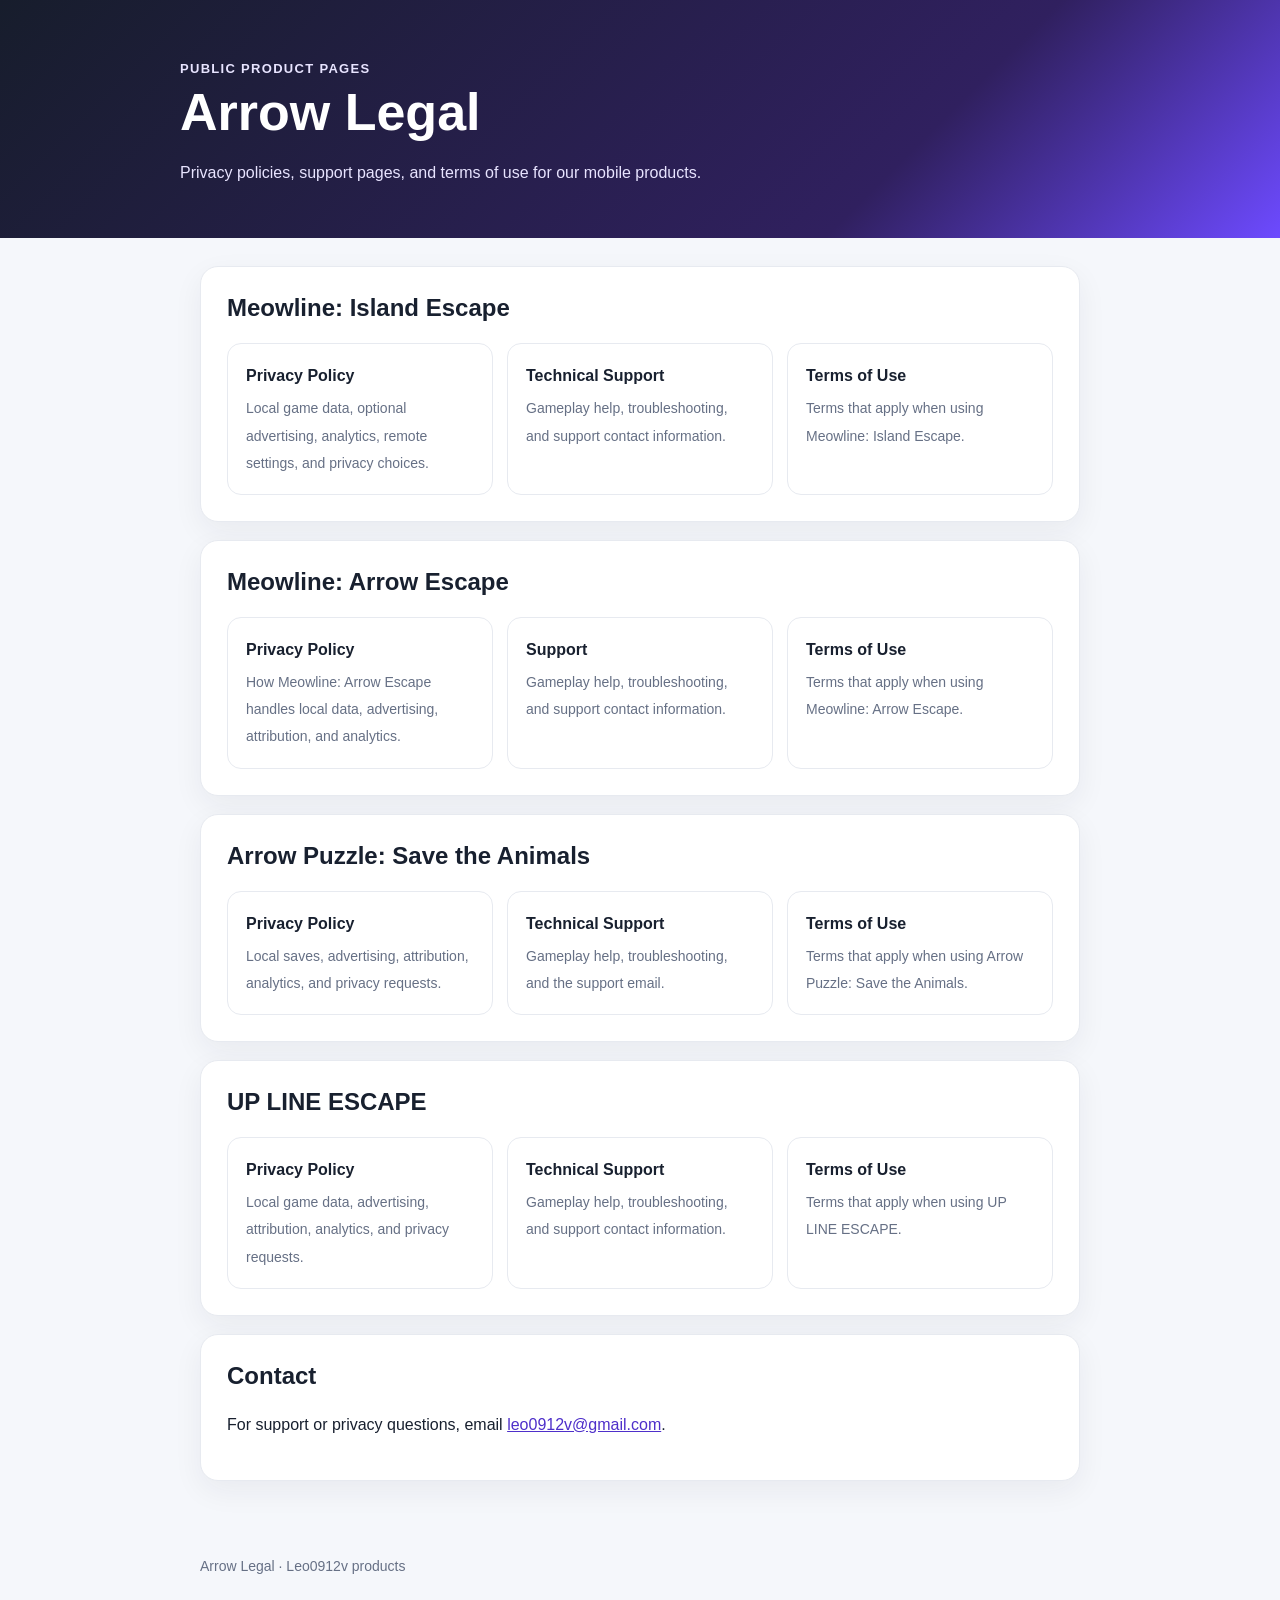
<file: index.html>
<!doctype html>
<html lang="en">
<head>
  <meta charset="utf-8">
  <meta name="viewport" content="width=device-width, initial-scale=1">
  <meta name="description" content="Privacy, support, and terms pages for products published by Leo0912v.">
  <title>Arrow Legal</title>
  <link rel="stylesheet" href="styles.css">
</head>
<body>
  <header class="site-header"><div class="header-inner">
    <p class="eyebrow">Public product pages</p>
    <h1>Arrow Legal</h1>
    <p>Privacy policies, support pages, and terms of use for our mobile products.</p>
  </div></header>
  <main>
    <section class="card">
      <h2>Meowline: Island Escape</h2>
      <div class="card-grid">
        <a href="meowline-island-escape/privacy-policy.html"><strong>Privacy Policy</strong><span>Local game data, optional advertising, analytics, remote settings, and privacy choices.</span></a>
        <a href="meowline-island-escape/support.html"><strong>Technical Support</strong><span>Gameplay help, troubleshooting, and support contact information.</span></a>
        <a href="meowline-island-escape/terms-of-use.html"><strong>Terms of Use</strong><span>Terms that apply when using Meowline: Island Escape.</span></a>
      </div>
    </section>
    <section class="card">
      <h2>Meowline: Arrow Escape</h2>
      <div class="card-grid">
        <a href="meowline-arrow-escape/privacy-policy.html"><strong>Privacy Policy</strong><span>How Meowline: Arrow Escape handles local data, advertising, attribution, and analytics.</span></a>
        <a href="meowline-arrow-escape/support.html"><strong>Support</strong><span>Gameplay help, troubleshooting, and support contact information.</span></a>
        <a href="meowline-arrow-escape/terms-of-use.html"><strong>Terms of Use</strong><span>Terms that apply when using Meowline: Arrow Escape.</span></a>
      </div>
    </section>
    <section class="card">
      <h2>Arrow Puzzle: Save the Animals</h2>
      <div class="card-grid">
        <a href="arrow-puzzle-save-the-animals/privacy-policy.html"><strong>Privacy Policy</strong><span>Local saves, advertising, attribution, analytics, and privacy requests.</span></a>
        <a href="arrow-puzzle-save-the-animals/support.html"><strong>Technical Support</strong><span>Gameplay help, troubleshooting, and the support email.</span></a>
        <a href="arrow-puzzle-save-the-animals/terms-of-use.html"><strong>Terms of Use</strong><span>Terms that apply when using Arrow Puzzle: Save the Animals.</span></a>
      </div>
    </section>
    <section class="card">
      <h2>UP LINE ESCAPE</h2>
      <div class="card-grid">
        <a href="up-line-escape/privacy-policy.html"><strong>Privacy Policy</strong><span>Local game data, advertising, attribution, analytics, and privacy requests.</span></a>
        <a href="up-line-escape/support.html"><strong>Technical Support</strong><span>Gameplay help, troubleshooting, and support contact information.</span></a>
        <a href="up-line-escape/terms-of-use.html"><strong>Terms of Use</strong><span>Terms that apply when using UP LINE ESCAPE.</span></a>
      </div>
    </section>
    <section class="card">
      <h2>Contact</h2>
      <p>For support or privacy questions, email <a href="mailto:leo0912v@gmail.com">leo0912v@gmail.com</a>.</p>
    </section>
  </main>
  <footer>Arrow Legal · Leo0912v products</footer>
</body>
</html>
</file>
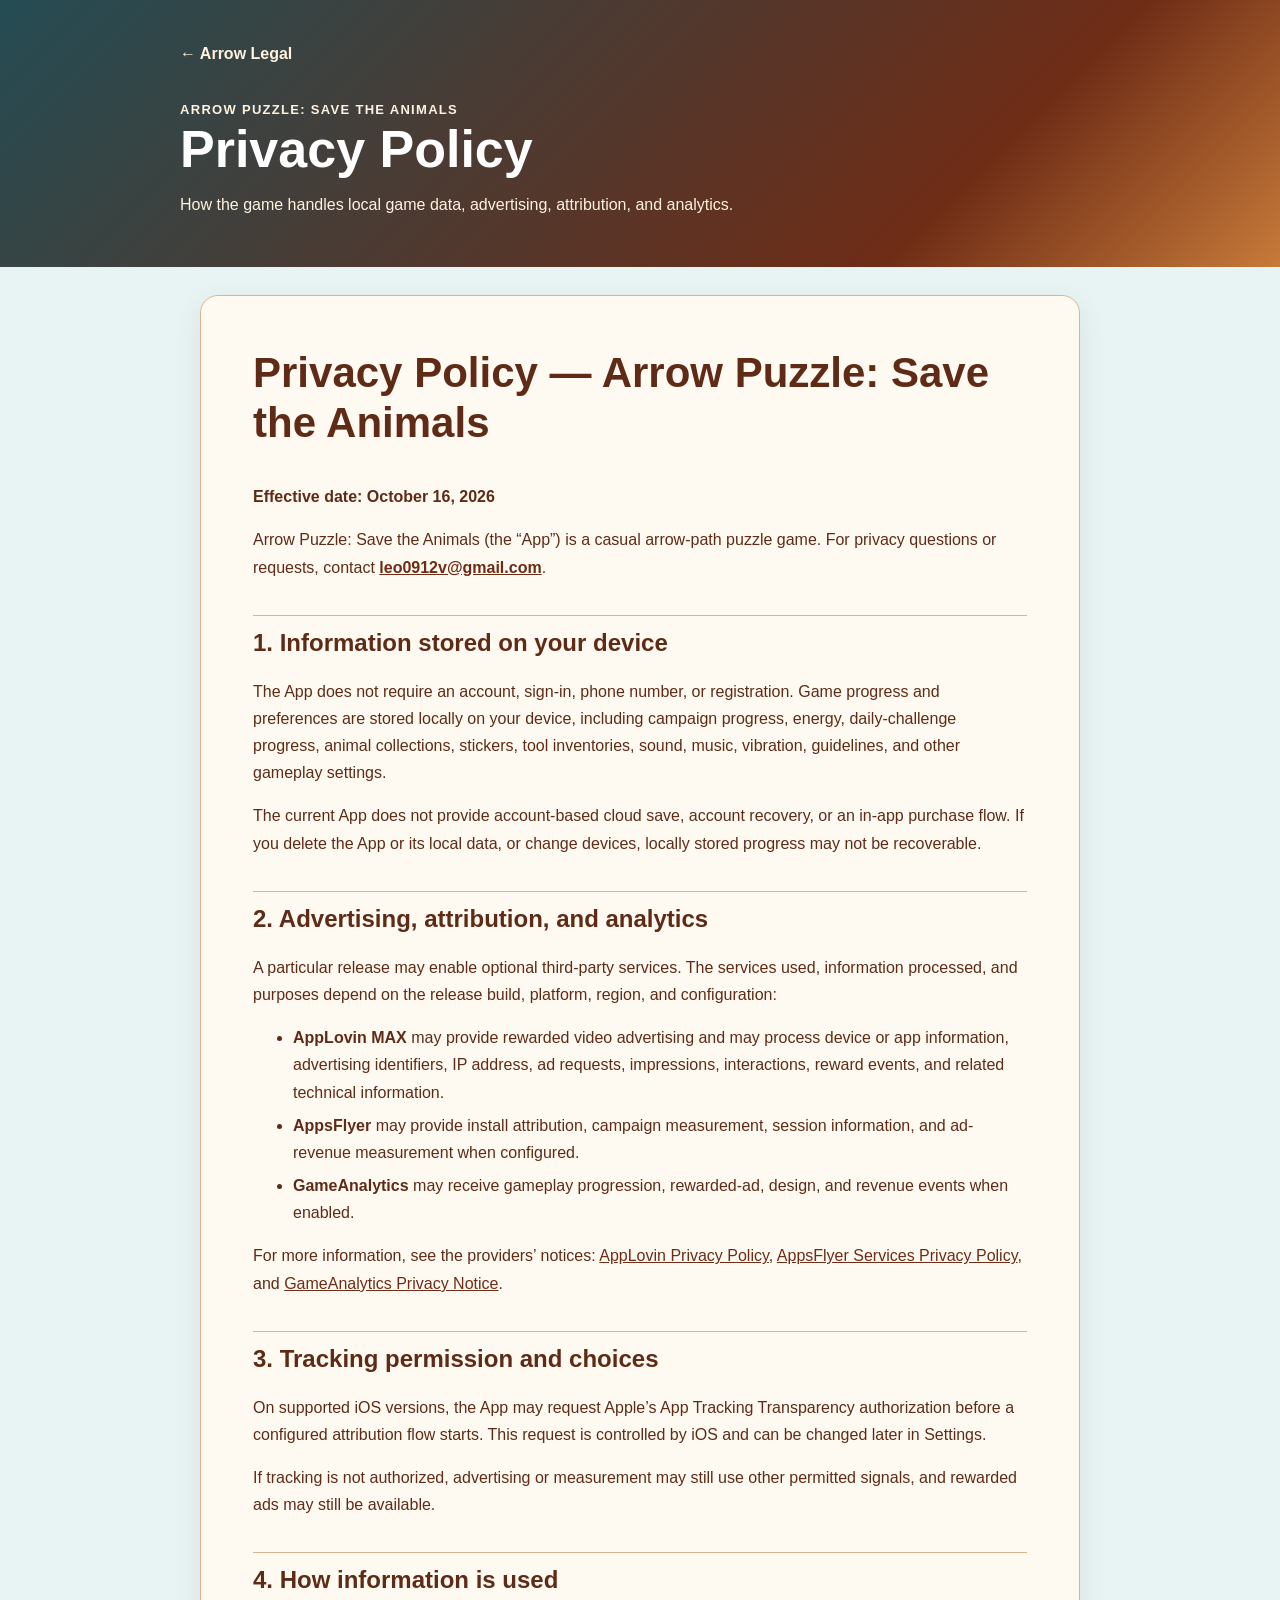
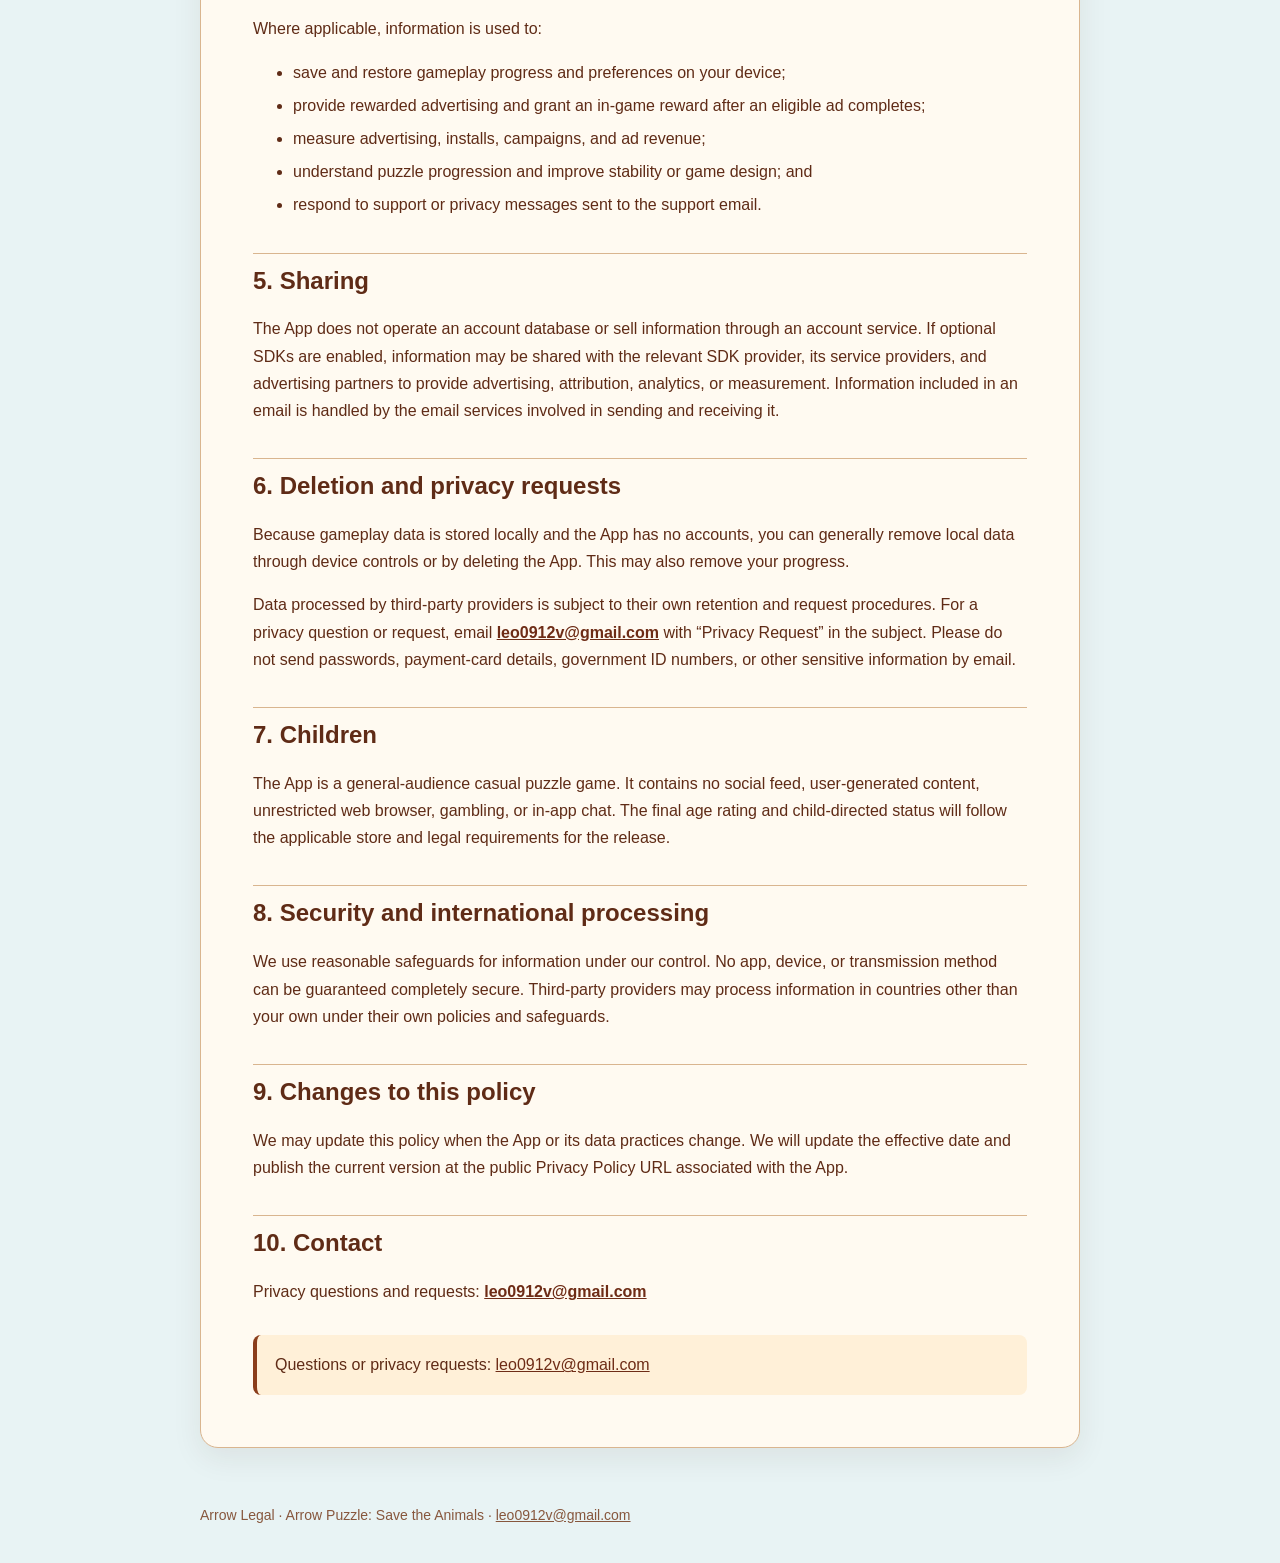
<file: arrow-puzzle-save-the-animals/privacy-policy.html>
<!doctype html>
<html lang="en">
<head>
  <meta charset="utf-8">
  <meta name="viewport" content="width=device-width, initial-scale=1">
  <meta name="description" content="How the game handles local game data, advertising, attribution, and analytics.">
  <title>Privacy Policy · Arrow Puzzle</title>
  <link rel="stylesheet" href="styles.css">
</head>
<body>
  <header class="site-header"><div class="header-inner">
    <a class="back back-light" href="../index.html">← Arrow Legal</a>
    <p class="eyebrow">Arrow Puzzle: Save the Animals</p>
    <h1>Privacy Policy</h1>
    <p>How the game handles local game data, advertising, attribution, and analytics.</p>
  </div></header>
  <main><article><h1>Privacy Policy — Arrow Puzzle: Save the Animals</h1>
<p><strong>Effective date: October 16, 2026</strong></p>
<p>Arrow Puzzle: Save the Animals (the “App”) is a casual arrow-path puzzle game. For privacy questions or requests, contact <strong><a href="mailto:leo0912v@gmail.com">leo0912v@gmail.com</a></strong>.</p>
<h2>1. Information stored on your device</h2>
<p>The App does not require an account, sign-in, phone number, or registration. Game progress and preferences are stored locally on your device, including campaign progress, energy, daily-challenge progress, animal collections, stickers, tool inventories, sound, music, vibration, guidelines, and other gameplay settings.</p>
<p>The current App does not provide account-based cloud save, account recovery, or an in-app purchase flow. If you delete the App or its local data, or change devices, locally stored progress may not be recoverable.</p>
<h2>2. Advertising, attribution, and analytics</h2>
<p>A particular release may enable optional third-party services. The services used, information processed, and purposes depend on the release build, platform, region, and configuration:</p>
<ul>
<li><strong>AppLovin MAX</strong> may provide rewarded video advertising and may process device or app information, advertising identifiers, IP address, ad requests, impressions, interactions, reward events, and related technical information.</li>
<li><strong>AppsFlyer</strong> may provide install attribution, campaign measurement, session information, and ad-revenue measurement when configured.</li>
<li><strong>GameAnalytics</strong> may receive gameplay progression, rewarded-ad, design, and revenue events when enabled.</li>
</ul>
<p>For more information, see the providers’ notices: <a href="https://legal.applovin.com/privacy/">AppLovin Privacy Policy</a>, <a href="https://www.appsflyer.com/legal/services-privacy-policy/">AppsFlyer Services Privacy Policy</a>, and <a href="https://www.gameanalytics.com/trust/privacy-notice">GameAnalytics Privacy Notice</a>.</p>
<h2>3. Tracking permission and choices</h2>
<p>On supported iOS versions, the App may request Apple’s App Tracking Transparency authorization before a configured attribution flow starts. This request is controlled by iOS and can be changed later in Settings.</p>
<p>If tracking is not authorized, advertising or measurement may still use other permitted signals, and rewarded ads may still be available.</p>
<h2>4. How information is used</h2>
<p>Where applicable, information is used to:</p>
<ul>
<li>save and restore gameplay progress and preferences on your device;</li>
<li>provide rewarded advertising and grant an in-game reward after an eligible ad completes;</li>
<li>measure advertising, installs, campaigns, and ad revenue;</li>
<li>understand puzzle progression and improve stability or game design; and</li>
<li>respond to support or privacy messages sent to the support email.</li>
</ul>
<h2>5. Sharing</h2>
<p>The App does not operate an account database or sell information through an account service. If optional SDKs are enabled, information may be shared with the relevant SDK provider, its service providers, and advertising partners to provide advertising, attribution, analytics, or measurement. Information included in an email is handled by the email services involved in sending and receiving it.</p>
<h2>6. Deletion and privacy requests</h2>
<p>Because gameplay data is stored locally and the App has no accounts, you can generally remove local data through device controls or by deleting the App. This may also remove your progress.</p>
<p>Data processed by third-party providers is subject to their own retention and request procedures. For a privacy question or request, email <strong><a href="mailto:leo0912v@gmail.com">leo0912v@gmail.com</a></strong> with “Privacy Request” in the subject. Please do not send passwords, payment-card details, government ID numbers, or other sensitive information by email.</p>
<h2>7. Children</h2>
<p>The App is a general-audience casual puzzle game. It contains no social feed, user-generated content, unrestricted web browser, gambling, or in-app chat. The final age rating and child-directed status will follow the applicable store and legal requirements for the release.</p>
<h2>8. Security and international processing</h2>
<p>We use reasonable safeguards for information under our control. No app, device, or transmission method can be guaranteed completely secure. Third-party providers may process information in countries other than your own under their own policies and safeguards.</p>
<h2>9. Changes to this policy</h2>
<p>We may update this policy when the App or its data practices change. We will update the effective date and publish the current version at the public Privacy Policy URL associated with the App.</p>
<h2>10. Contact</h2>
<p>Privacy questions and requests: <strong><a href="mailto:leo0912v@gmail.com">leo0912v@gmail.com</a></strong></p>
    <div class="contact-box">Questions or privacy requests: <a href="mailto:leo0912v@gmail.com">leo0912v@gmail.com</a></div>
  </article></main>
  <footer>Arrow Legal · Arrow Puzzle: Save the Animals · <a href="mailto:leo0912v@gmail.com">leo0912v@gmail.com</a></footer>
</body>
</html>
</file>
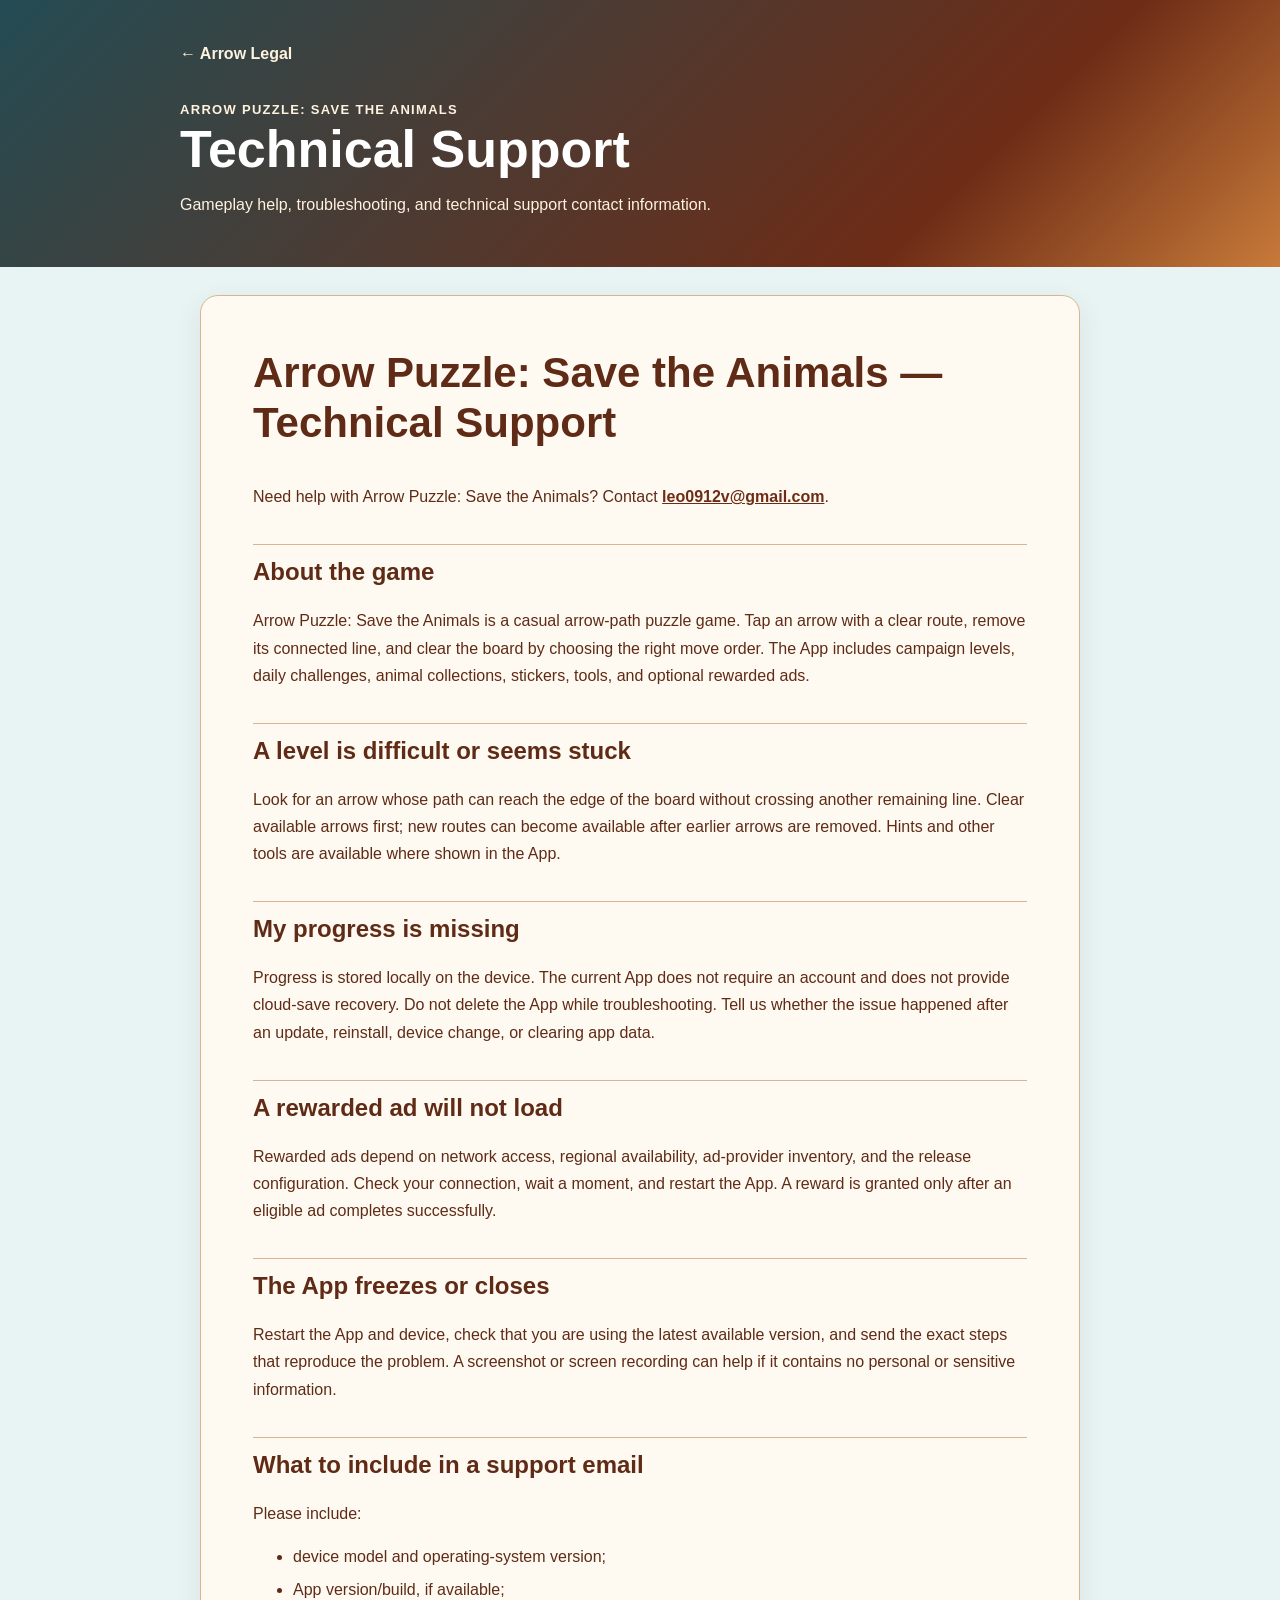
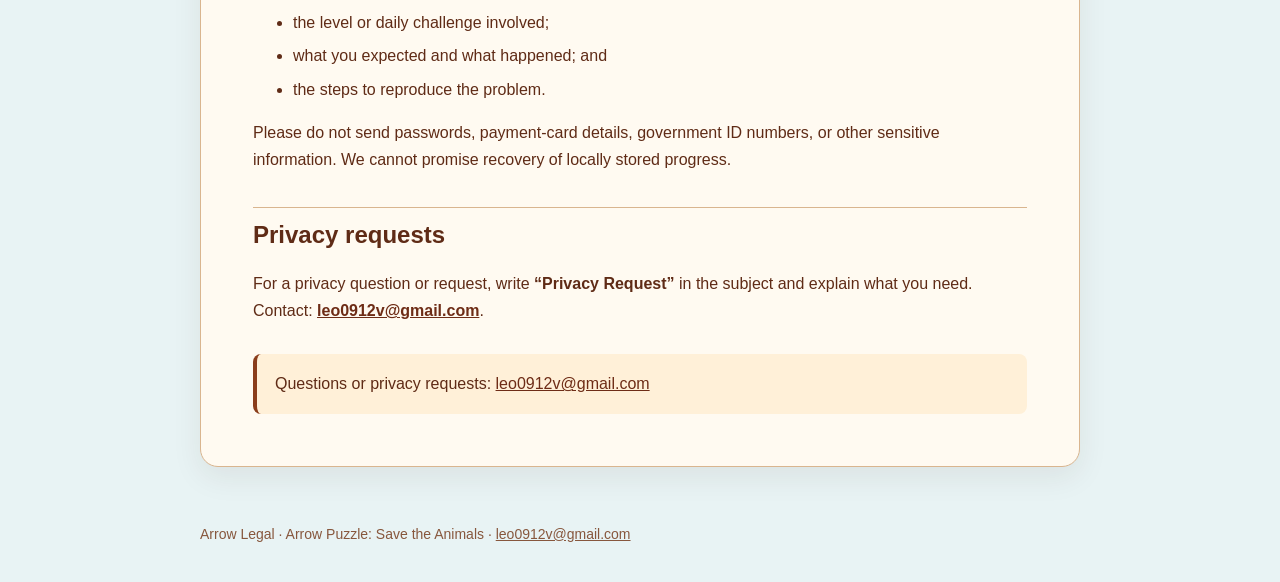
<file: arrow-puzzle-save-the-animals/support.html>
<!doctype html>
<html lang="en">
<head>
  <meta charset="utf-8">
  <meta name="viewport" content="width=device-width, initial-scale=1">
  <meta name="description" content="Gameplay help, troubleshooting, and technical support contact information.">
  <title>Technical Support · Arrow Puzzle</title>
  <link rel="stylesheet" href="styles.css">
</head>
<body>
  <header class="site-header"><div class="header-inner">
    <a class="back back-light" href="../index.html">← Arrow Legal</a>
    <p class="eyebrow">Arrow Puzzle: Save the Animals</p>
    <h1>Technical Support</h1>
    <p>Gameplay help, troubleshooting, and technical support contact information.</p>
  </div></header>
  <main><article><h1>Arrow Puzzle: Save the Animals — Technical Support</h1>
<p>Need help with Arrow Puzzle: Save the Animals? Contact <strong><a href="mailto:leo0912v@gmail.com">leo0912v@gmail.com</a></strong>.</p>
<h2>About the game</h2>
<p>Arrow Puzzle: Save the Animals is a casual arrow-path puzzle game. Tap an arrow with a clear route, remove its connected line, and clear the board by choosing the right move order. The App includes campaign levels, daily challenges, animal collections, stickers, tools, and optional rewarded ads.</p>
<h2>A level is difficult or seems stuck</h2>
<p>Look for an arrow whose path can reach the edge of the board without crossing another remaining line. Clear available arrows first; new routes can become available after earlier arrows are removed. Hints and other tools are available where shown in the App.</p>
<h2>My progress is missing</h2>
<p>Progress is stored locally on the device. The current App does not require an account and does not provide cloud-save recovery. Do not delete the App while troubleshooting. Tell us whether the issue happened after an update, reinstall, device change, or clearing app data.</p>
<h2>A rewarded ad will not load</h2>
<p>Rewarded ads depend on network access, regional availability, ad-provider inventory, and the release configuration. Check your connection, wait a moment, and restart the App. A reward is granted only after an eligible ad completes successfully.</p>
<h2>The App freezes or closes</h2>
<p>Restart the App and device, check that you are using the latest available version, and send the exact steps that reproduce the problem. A screenshot or screen recording can help if it contains no personal or sensitive information.</p>
<h2>What to include in a support email</h2>
<p>Please include:</p>
<ul>
<li>device model and operating-system version;</li>
<li>App version/build, if available;</li>
<li>the level or daily challenge involved;</li>
<li>what you expected and what happened; and</li>
<li>the steps to reproduce the problem.</li>
</ul>
<p>Please do not send passwords, payment-card details, government ID numbers, or other sensitive information. We cannot promise recovery of locally stored progress.</p>
<h2>Privacy requests</h2>
<p>For a privacy question or request, write <strong>“Privacy Request”</strong> in the subject and explain what you need. Contact: <strong><a href="mailto:leo0912v@gmail.com">leo0912v@gmail.com</a></strong>.</p>
    <div class="contact-box">Questions or privacy requests: <a href="mailto:leo0912v@gmail.com">leo0912v@gmail.com</a></div>
  </article></main>
  <footer>Arrow Legal · Arrow Puzzle: Save the Animals · <a href="mailto:leo0912v@gmail.com">leo0912v@gmail.com</a></footer>
</body>
</html>
</file>
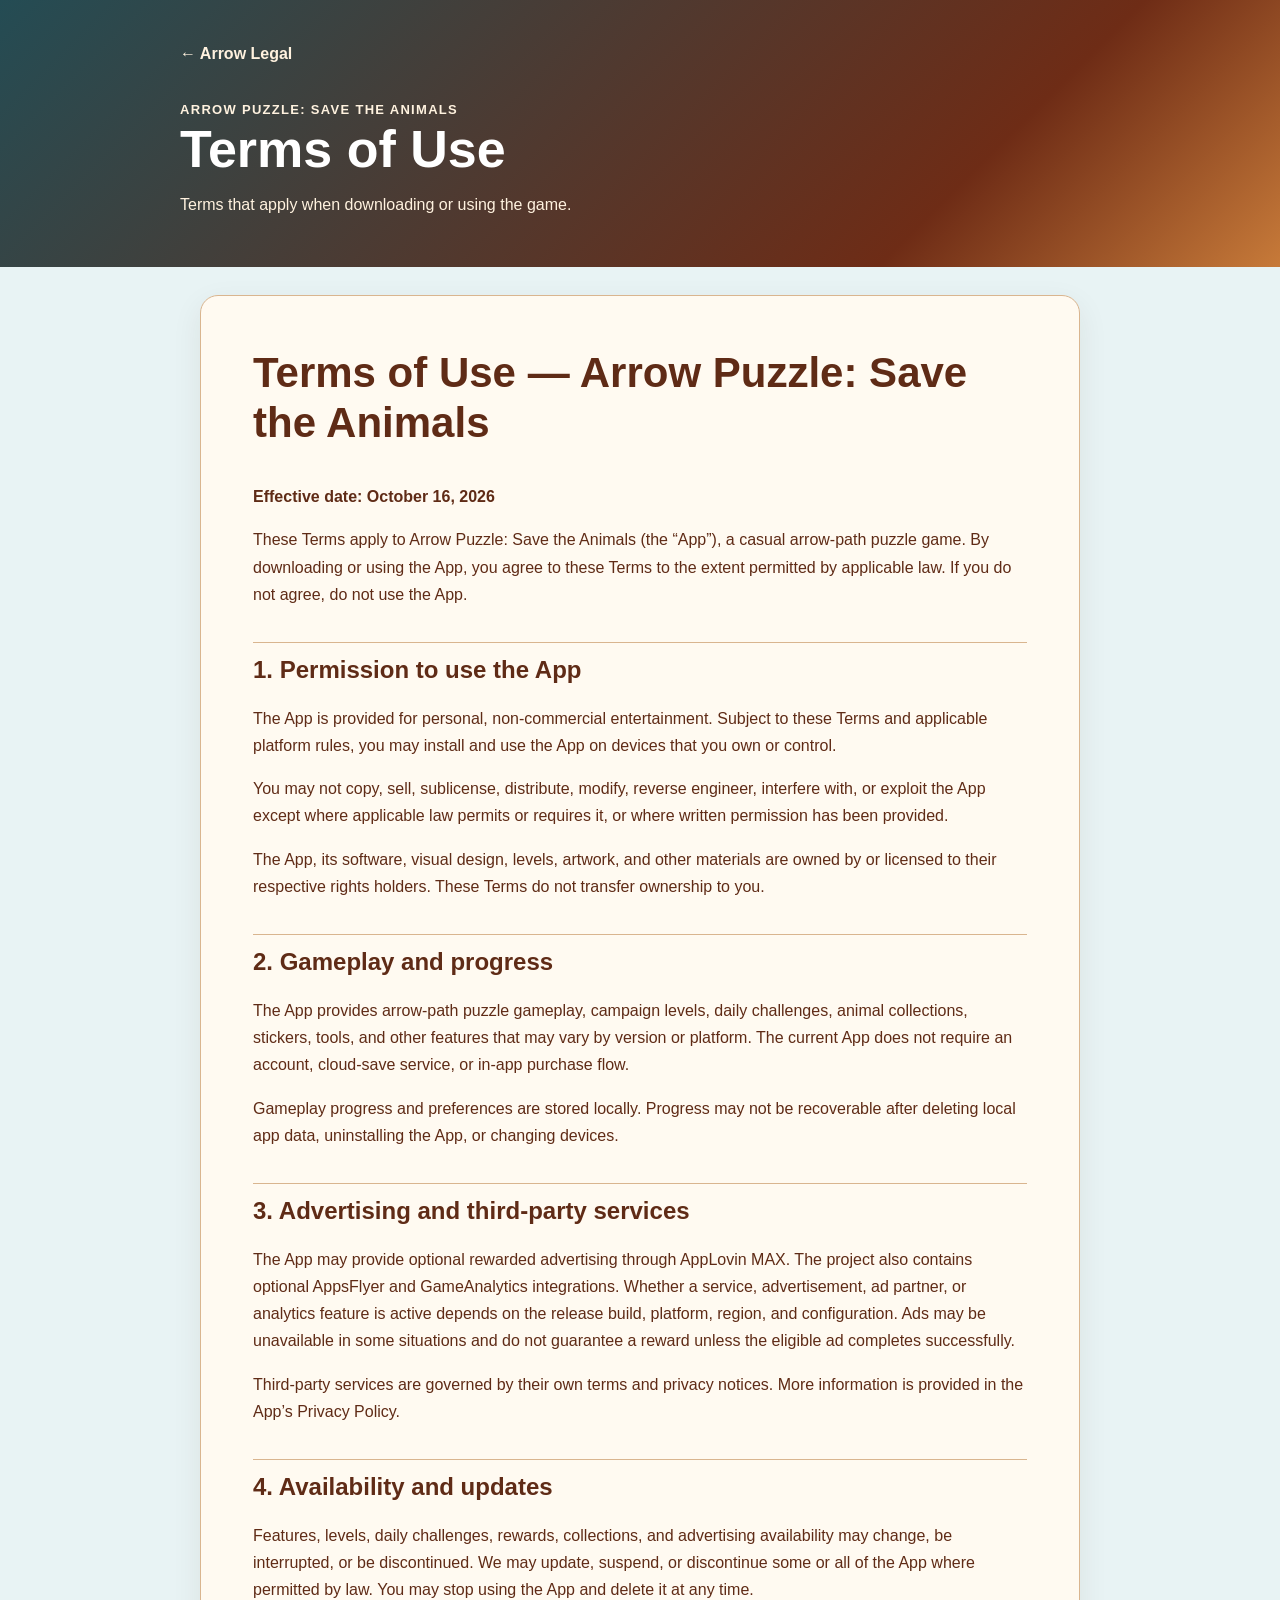
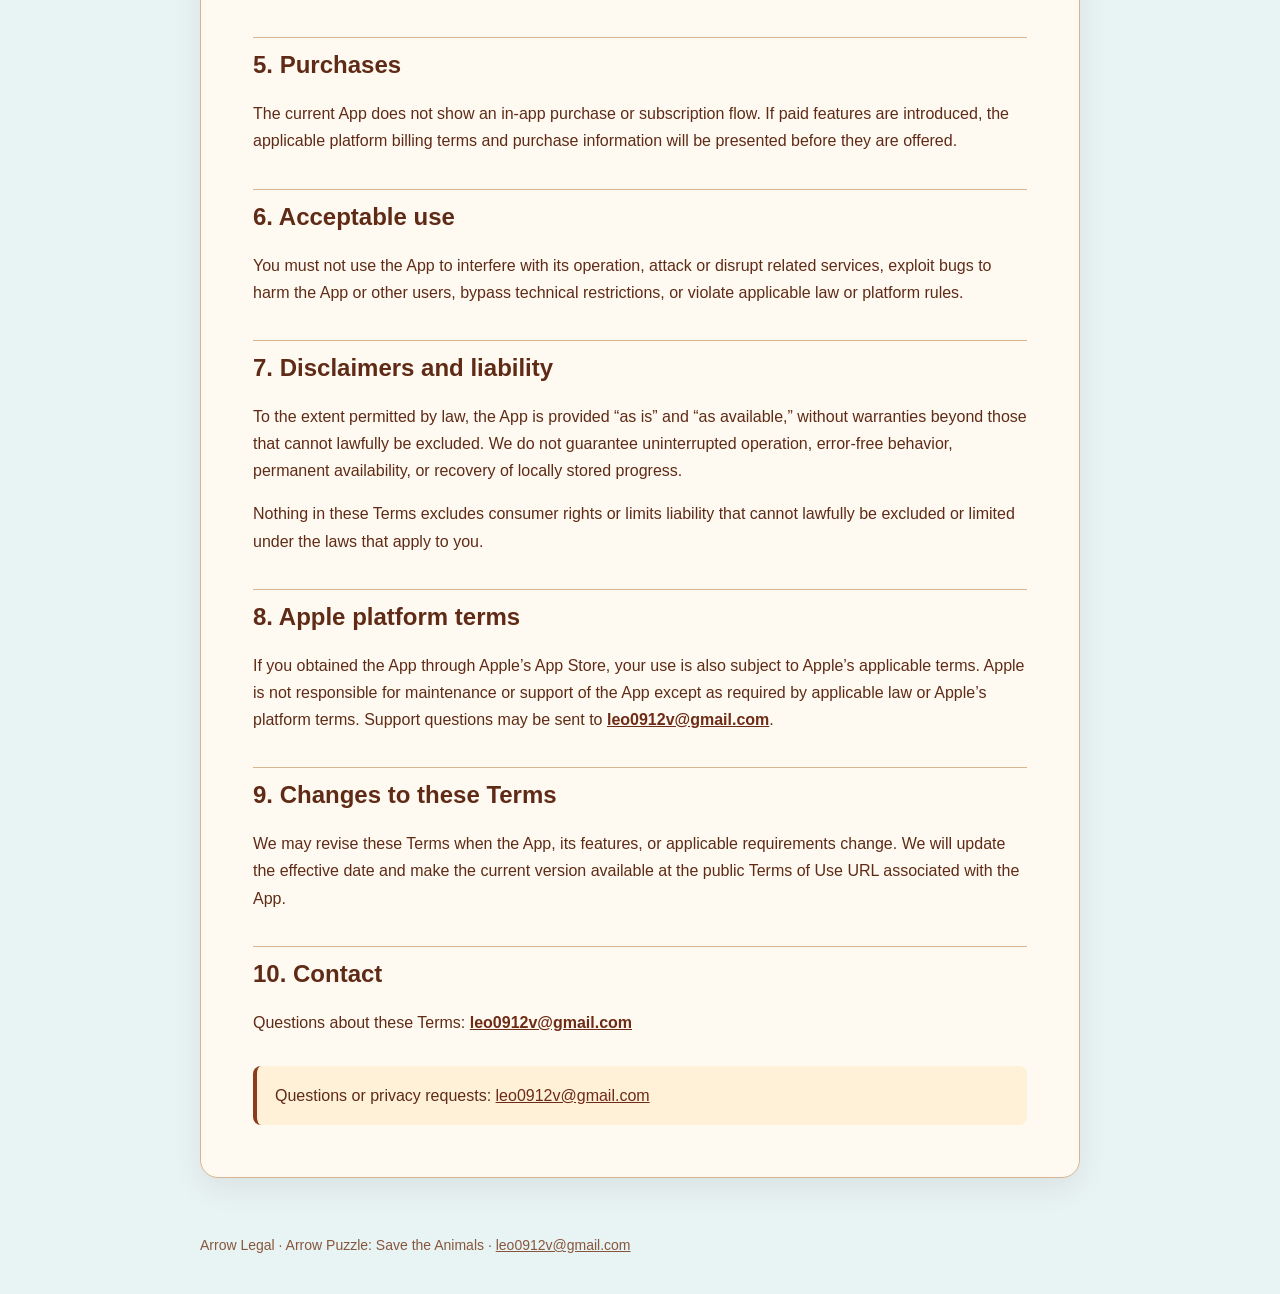
<file: arrow-puzzle-save-the-animals/terms-of-use.html>
<!doctype html>
<html lang="en">
<head>
  <meta charset="utf-8">
  <meta name="viewport" content="width=device-width, initial-scale=1">
  <meta name="description" content="Terms that apply when downloading or using the game.">
  <title>Terms of Use · Arrow Puzzle</title>
  <link rel="stylesheet" href="styles.css">
</head>
<body>
  <header class="site-header"><div class="header-inner">
    <a class="back back-light" href="../index.html">← Arrow Legal</a>
    <p class="eyebrow">Arrow Puzzle: Save the Animals</p>
    <h1>Terms of Use</h1>
    <p>Terms that apply when downloading or using the game.</p>
  </div></header>
  <main><article><h1>Terms of Use — Arrow Puzzle: Save the Animals</h1>
<p><strong>Effective date: October 16, 2026</strong></p>
<p>These Terms apply to Arrow Puzzle: Save the Animals (the “App”), a casual arrow-path puzzle game. By downloading or using the App, you agree to these Terms to the extent permitted by applicable law. If you do not agree, do not use the App.</p>
<h2>1. Permission to use the App</h2>
<p>The App is provided for personal, non-commercial entertainment. Subject to these Terms and applicable platform rules, you may install and use the App on devices that you own or control.</p>
<p>You may not copy, sell, sublicense, distribute, modify, reverse engineer, interfere with, or exploit the App except where applicable law permits or requires it, or where written permission has been provided.</p>
<p>The App, its software, visual design, levels, artwork, and other materials are owned by or licensed to their respective rights holders. These Terms do not transfer ownership to you.</p>
<h2>2. Gameplay and progress</h2>
<p>The App provides arrow-path puzzle gameplay, campaign levels, daily challenges, animal collections, stickers, tools, and other features that may vary by version or platform. The current App does not require an account, cloud-save service, or in-app purchase flow.</p>
<p>Gameplay progress and preferences are stored locally. Progress may not be recoverable after deleting local app data, uninstalling the App, or changing devices.</p>
<h2>3. Advertising and third-party services</h2>
<p>The App may provide optional rewarded advertising through AppLovin MAX. The project also contains optional AppsFlyer and GameAnalytics integrations. Whether a service, advertisement, ad partner, or analytics feature is active depends on the release build, platform, region, and configuration. Ads may be unavailable in some situations and do not guarantee a reward unless the eligible ad completes successfully.</p>
<p>Third-party services are governed by their own terms and privacy notices. More information is provided in the App’s Privacy Policy.</p>
<h2>4. Availability and updates</h2>
<p>Features, levels, daily challenges, rewards, collections, and advertising availability may change, be interrupted, or be discontinued. We may update, suspend, or discontinue some or all of the App where permitted by law. You may stop using the App and delete it at any time.</p>
<h2>5. Purchases</h2>
<p>The current App does not show an in-app purchase or subscription flow. If paid features are introduced, the applicable platform billing terms and purchase information will be presented before they are offered.</p>
<h2>6. Acceptable use</h2>
<p>You must not use the App to interfere with its operation, attack or disrupt related services, exploit bugs to harm the App or other users, bypass technical restrictions, or violate applicable law or platform rules.</p>
<h2>7. Disclaimers and liability</h2>
<p>To the extent permitted by law, the App is provided “as is” and “as available,” without warranties beyond those that cannot lawfully be excluded. We do not guarantee uninterrupted operation, error-free behavior, permanent availability, or recovery of locally stored progress.</p>
<p>Nothing in these Terms excludes consumer rights or limits liability that cannot lawfully be excluded or limited under the laws that apply to you.</p>
<h2>8. Apple platform terms</h2>
<p>If you obtained the App through Apple’s App Store, your use is also subject to Apple’s applicable terms. Apple is not responsible for maintenance or support of the App except as required by applicable law or Apple’s platform terms. Support questions may be sent to <strong><a href="mailto:leo0912v@gmail.com">leo0912v@gmail.com</a></strong>.</p>
<h2>9. Changes to these Terms</h2>
<p>We may revise these Terms when the App, its features, or applicable requirements change. We will update the effective date and make the current version available at the public Terms of Use URL associated with the App.</p>
<h2>10. Contact</h2>
<p>Questions about these Terms: <strong><a href="mailto:leo0912v@gmail.com">leo0912v@gmail.com</a></strong></p>
    <div class="contact-box">Questions or privacy requests: <a href="mailto:leo0912v@gmail.com">leo0912v@gmail.com</a></div>
  </article></main>
  <footer>Arrow Legal · Arrow Puzzle: Save the Animals · <a href="mailto:leo0912v@gmail.com">leo0912v@gmail.com</a></footer>
</body>
</html>
</file>
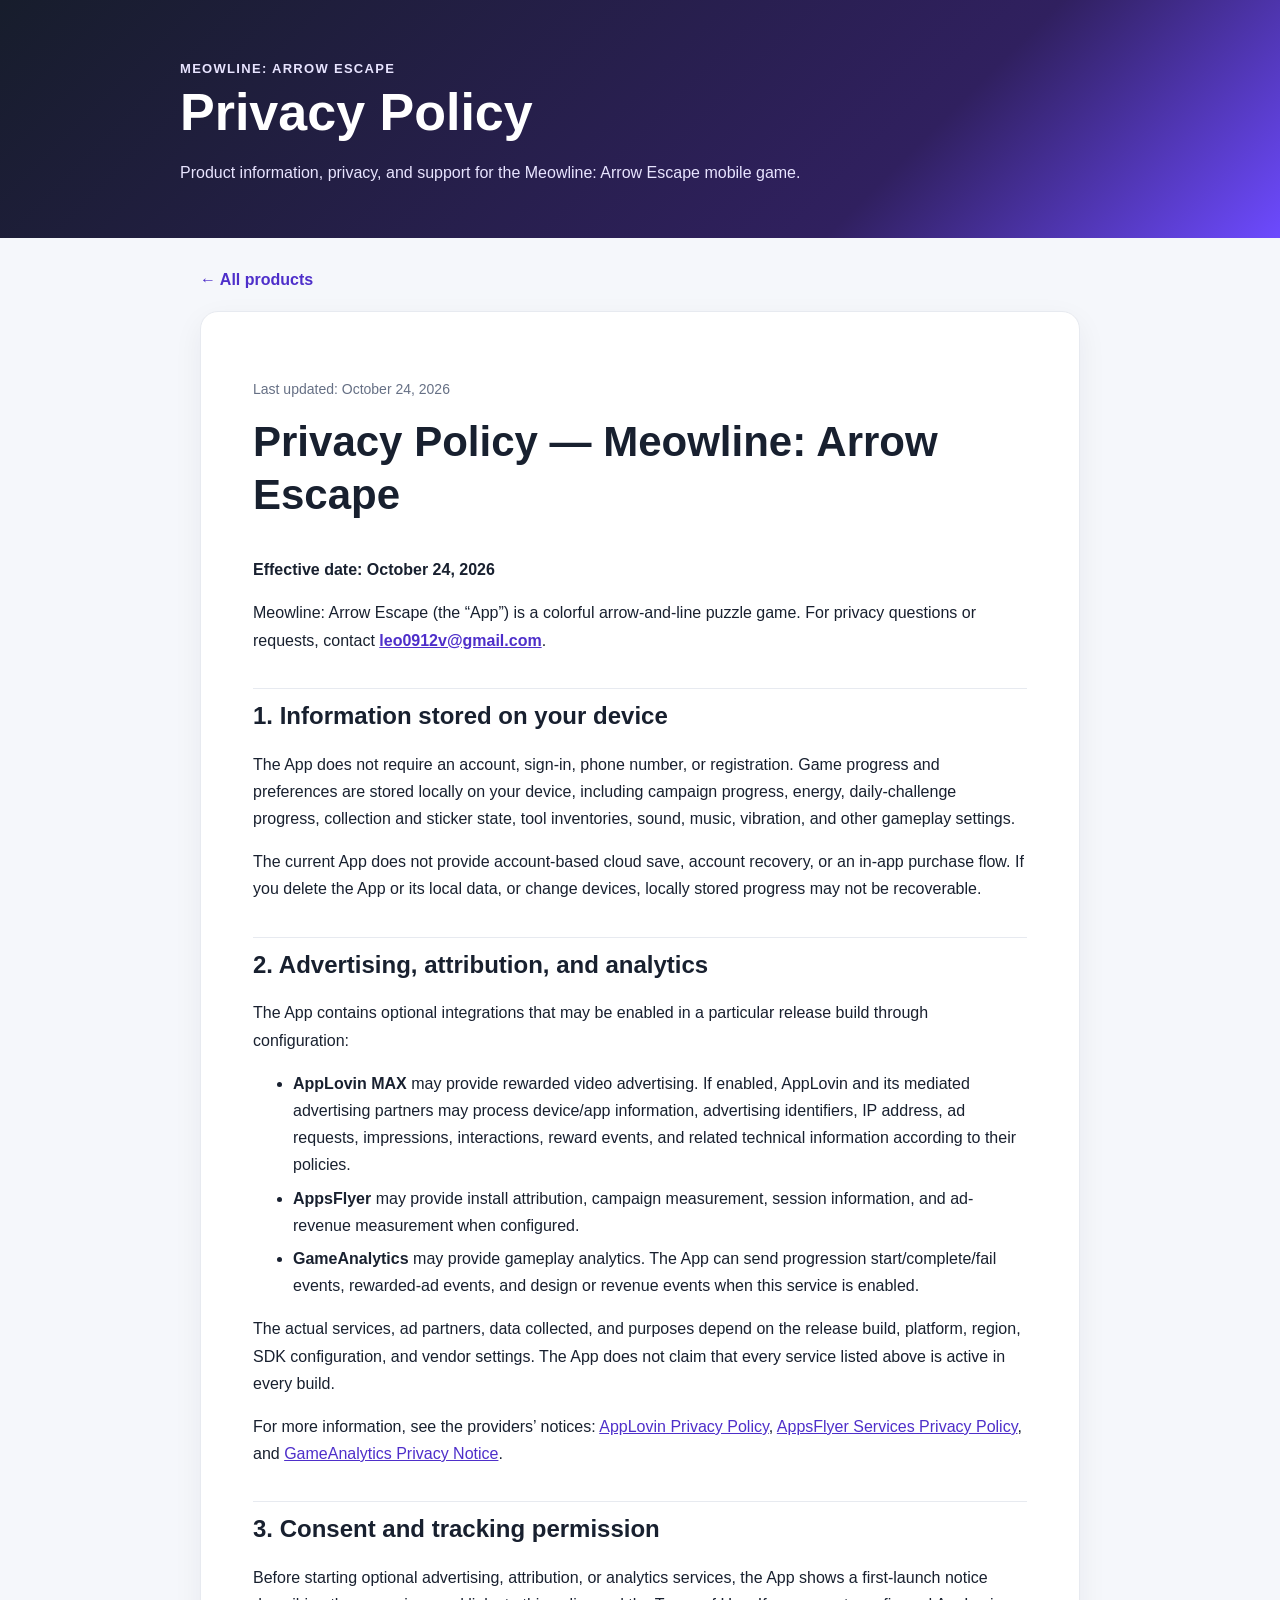
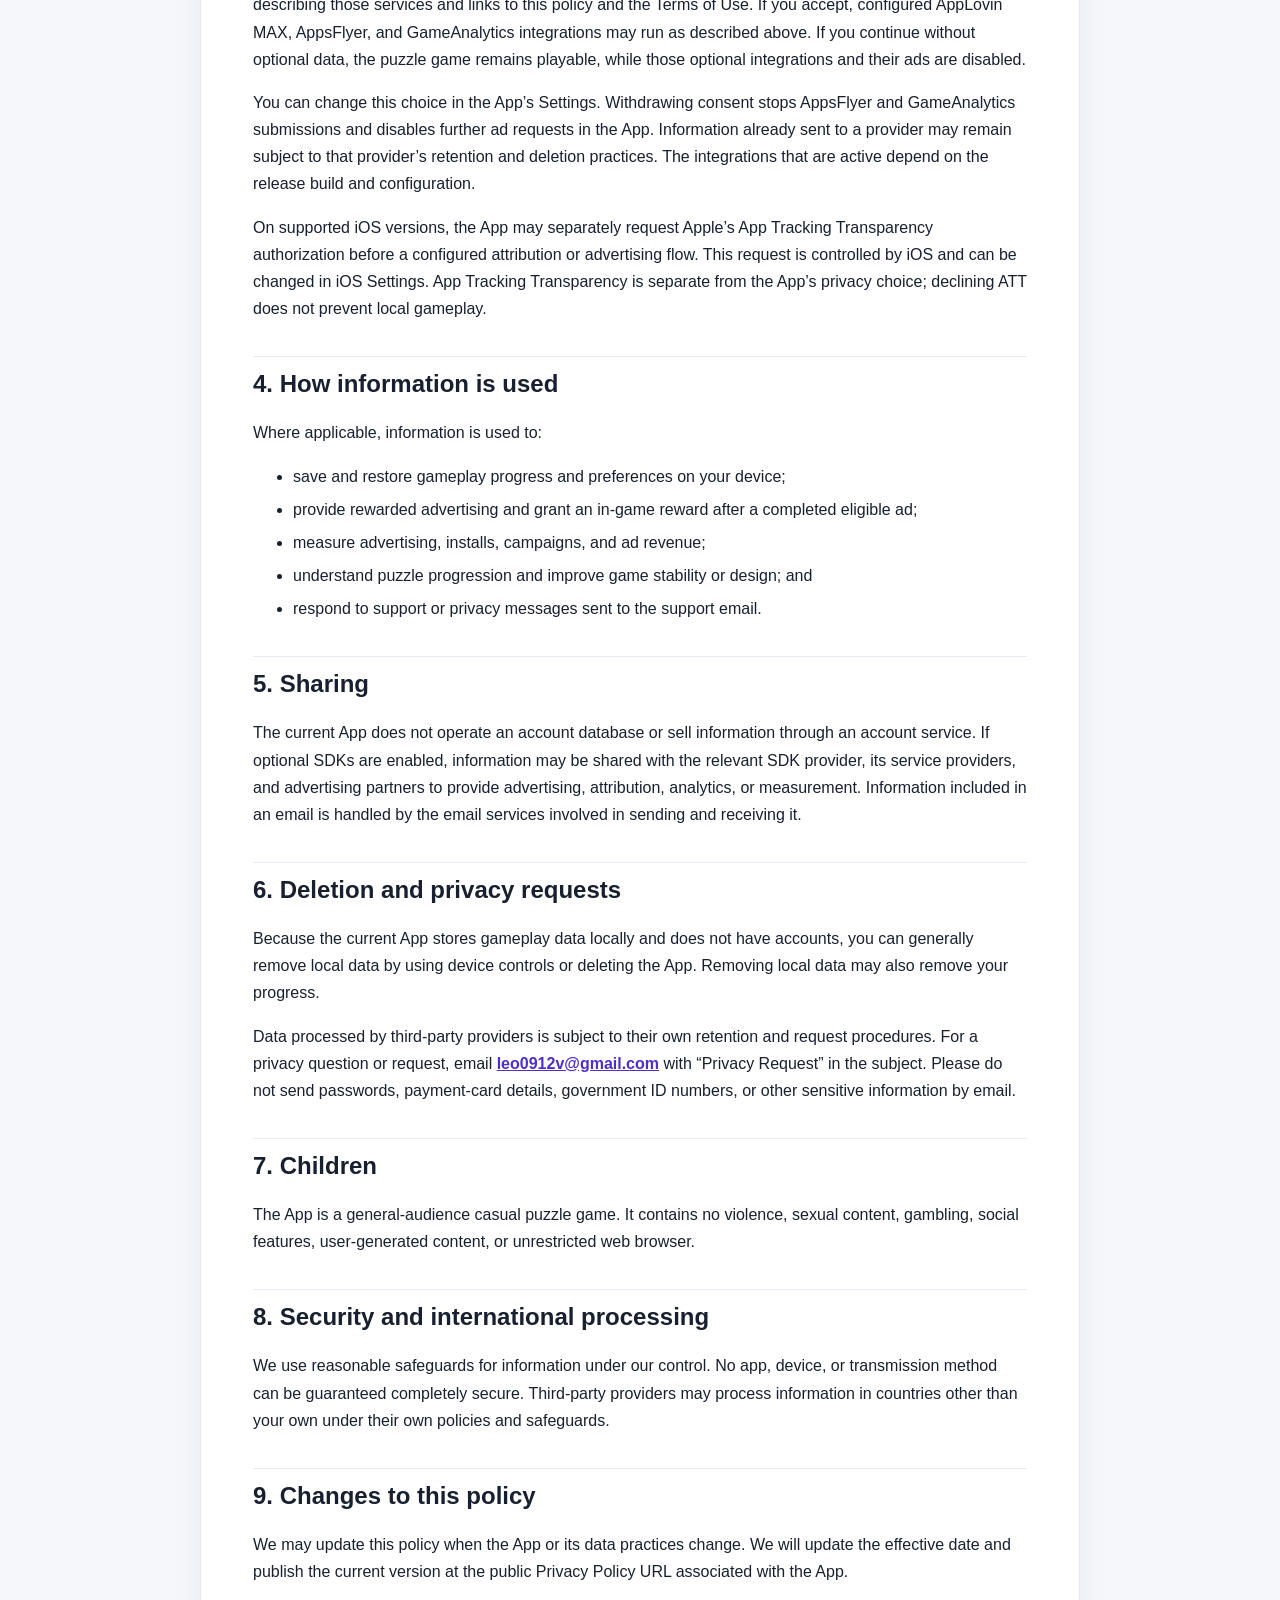
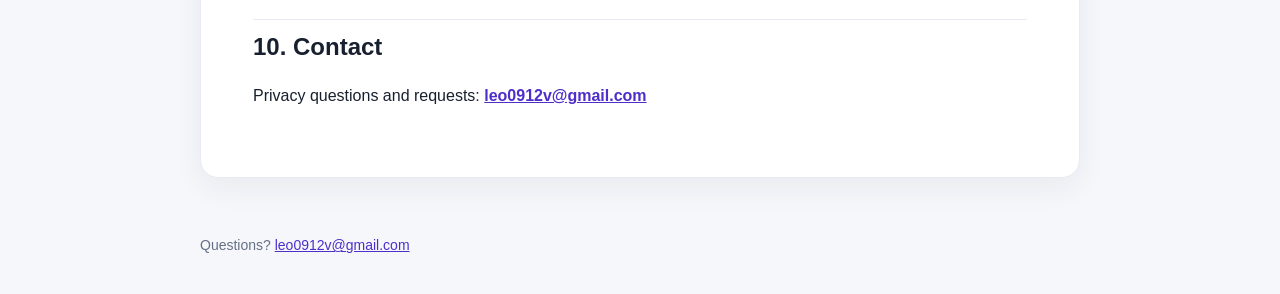
<file: meowline-arrow-escape/privacy-policy.html>
<!doctype html>
<html lang="en">
<head>
  <meta charset="utf-8">
  <meta name="viewport" content="width=device-width, initial-scale=1">
  <meta name="description" content="Privacy Policy for Meowline: Arrow Escape.">
  <title>Privacy Policy · Arrow Legal</title>
  <link rel="stylesheet" href="../styles.css">
</head>
<body>
  <header class="site-header"><div class="header-inner">
    <p class="eyebrow">Meowline: Arrow Escape</p>
    <h1>Privacy Policy</h1>
    <p>Product information, privacy, and support for the Meowline: Arrow Escape mobile game.</p>
  </div></header>
  <main>
    <a class="back" href="../index.html">← All products</a>
    <article>
      <p class="meta">Last updated: October 24, 2026</p>
<h1>Privacy Policy — Meowline: Arrow Escape</h1>
<p><strong>Effective date: October 24, 2026</strong></p>
<p>Meowline: Arrow Escape (the “App”) is a colorful arrow-and-line puzzle game. For privacy questions or requests, contact <strong><a href="mailto:leo0912v@gmail.com">leo0912v@gmail.com</a></strong>.</p>
<h2>1. Information stored on your device</h2>
<p>The App does not require an account, sign-in, phone number, or registration. Game progress and preferences are stored locally on your device, including campaign progress, energy, daily-challenge progress, collection and sticker state, tool inventories, sound, music, vibration, and other gameplay settings.</p>
<p>The current App does not provide account-based cloud save, account recovery, or an in-app purchase flow. If you delete the App or its local data, or change devices, locally stored progress may not be recoverable.</p>
<h2>2. Advertising, attribution, and analytics</h2>
<p>The App contains optional integrations that may be enabled in a particular release build through configuration:</p>
<ul>
<li><strong>AppLovin MAX</strong> may provide rewarded video advertising. If enabled, AppLovin and its mediated advertising partners may process device/app information, advertising identifiers, IP address, ad requests, impressions, interactions, reward events, and related technical information according to their policies.</li>
<li><strong>AppsFlyer</strong> may provide install attribution, campaign measurement, session information, and ad-revenue measurement when configured.</li>
<li><strong>GameAnalytics</strong> may provide gameplay analytics. The App can send progression start/complete/fail events, rewarded-ad events, and design or revenue events when this service is enabled.</li>
</ul>
<p>The actual services, ad partners, data collected, and purposes depend on the release build, platform, region, SDK configuration, and vendor settings. The App does not claim that every service listed above is active in every build.</p>
<p>For more information, see the providers’ notices: <a href="https://legal.applovin.com/privacy/">AppLovin Privacy Policy</a>, <a href="https://www.appsflyer.com/legal/services-privacy-policy/">AppsFlyer Services Privacy Policy</a>, and <a href="https://www.gameanalytics.com/trust/privacy-notice">GameAnalytics Privacy Notice</a>.</p>
<h2>3. Consent and tracking permission</h2>
<p>Before starting optional advertising, attribution, or analytics services, the App shows a first-launch notice describing those services and links to this policy and the Terms of Use. If you accept, configured AppLovin MAX, AppsFlyer, and GameAnalytics integrations may run as described above. If you continue without optional data, the puzzle game remains playable, while those optional integrations and their ads are disabled.</p>
<p>You can change this choice in the App’s Settings. Withdrawing consent stops AppsFlyer and GameAnalytics submissions and disables further ad requests in the App. Information already sent to a provider may remain subject to that provider’s retention and deletion practices. The integrations that are active depend on the release build and configuration.</p>
<p>On supported iOS versions, the App may separately request Apple’s App Tracking Transparency authorization before a configured attribution or advertising flow. This request is controlled by iOS and can be changed in iOS Settings. App Tracking Transparency is separate from the App’s privacy choice; declining ATT does not prevent local gameplay.</p>
<h2>4. How information is used</h2>
<p>Where applicable, information is used to:</p>
<ul>
<li>save and restore gameplay progress and preferences on your device;</li>
<li>provide rewarded advertising and grant an in-game reward after a completed eligible ad;</li>
<li>measure advertising, installs, campaigns, and ad revenue;</li>
<li>understand puzzle progression and improve game stability or design; and</li>
<li>respond to support or privacy messages sent to the support email.</li>
</ul>
<h2>5. Sharing</h2>
<p>The current App does not operate an account database or sell information through an account service. If optional SDKs are enabled, information may be shared with the relevant SDK provider, its service providers, and advertising partners to provide advertising, attribution, analytics, or measurement. Information included in an email is handled by the email services involved in sending and receiving it.</p>
<h2>6. Deletion and privacy requests</h2>
<p>Because the current App stores gameplay data locally and does not have accounts, you can generally remove local data by using device controls or deleting the App. Removing local data may also remove your progress.</p>
<p>Data processed by third-party providers is subject to their own retention and request procedures. For a privacy question or request, email <strong><a href="mailto:leo0912v@gmail.com">leo0912v@gmail.com</a></strong> with “Privacy Request” in the subject. Please do not send passwords, payment-card details, government ID numbers, or other sensitive information by email.</p>
<h2>7. Children</h2>
<p>The App is a general-audience casual puzzle game. It contains no violence, sexual content, gambling, social features, user-generated content, or unrestricted web browser.</p>
<h2>8. Security and international processing</h2>
<p>We use reasonable safeguards for information under our control. No app, device, or transmission method can be guaranteed completely secure. Third-party providers may process information in countries other than your own under their own policies and safeguards.</p>
<h2>9. Changes to this policy</h2>
<p>We may update this policy when the App or its data practices change. We will update the effective date and publish the current version at the public Privacy Policy URL associated with the App.</p>
<h2>10. Contact</h2>
<p>Privacy questions and requests: <strong><a href="mailto:leo0912v@gmail.com">leo0912v@gmail.com</a></strong></p>
    </article>
  </main>
  <footer>Questions? <a href="mailto:leo0912v@gmail.com">leo0912v@gmail.com</a></footer>
</body>
</html>
</file>
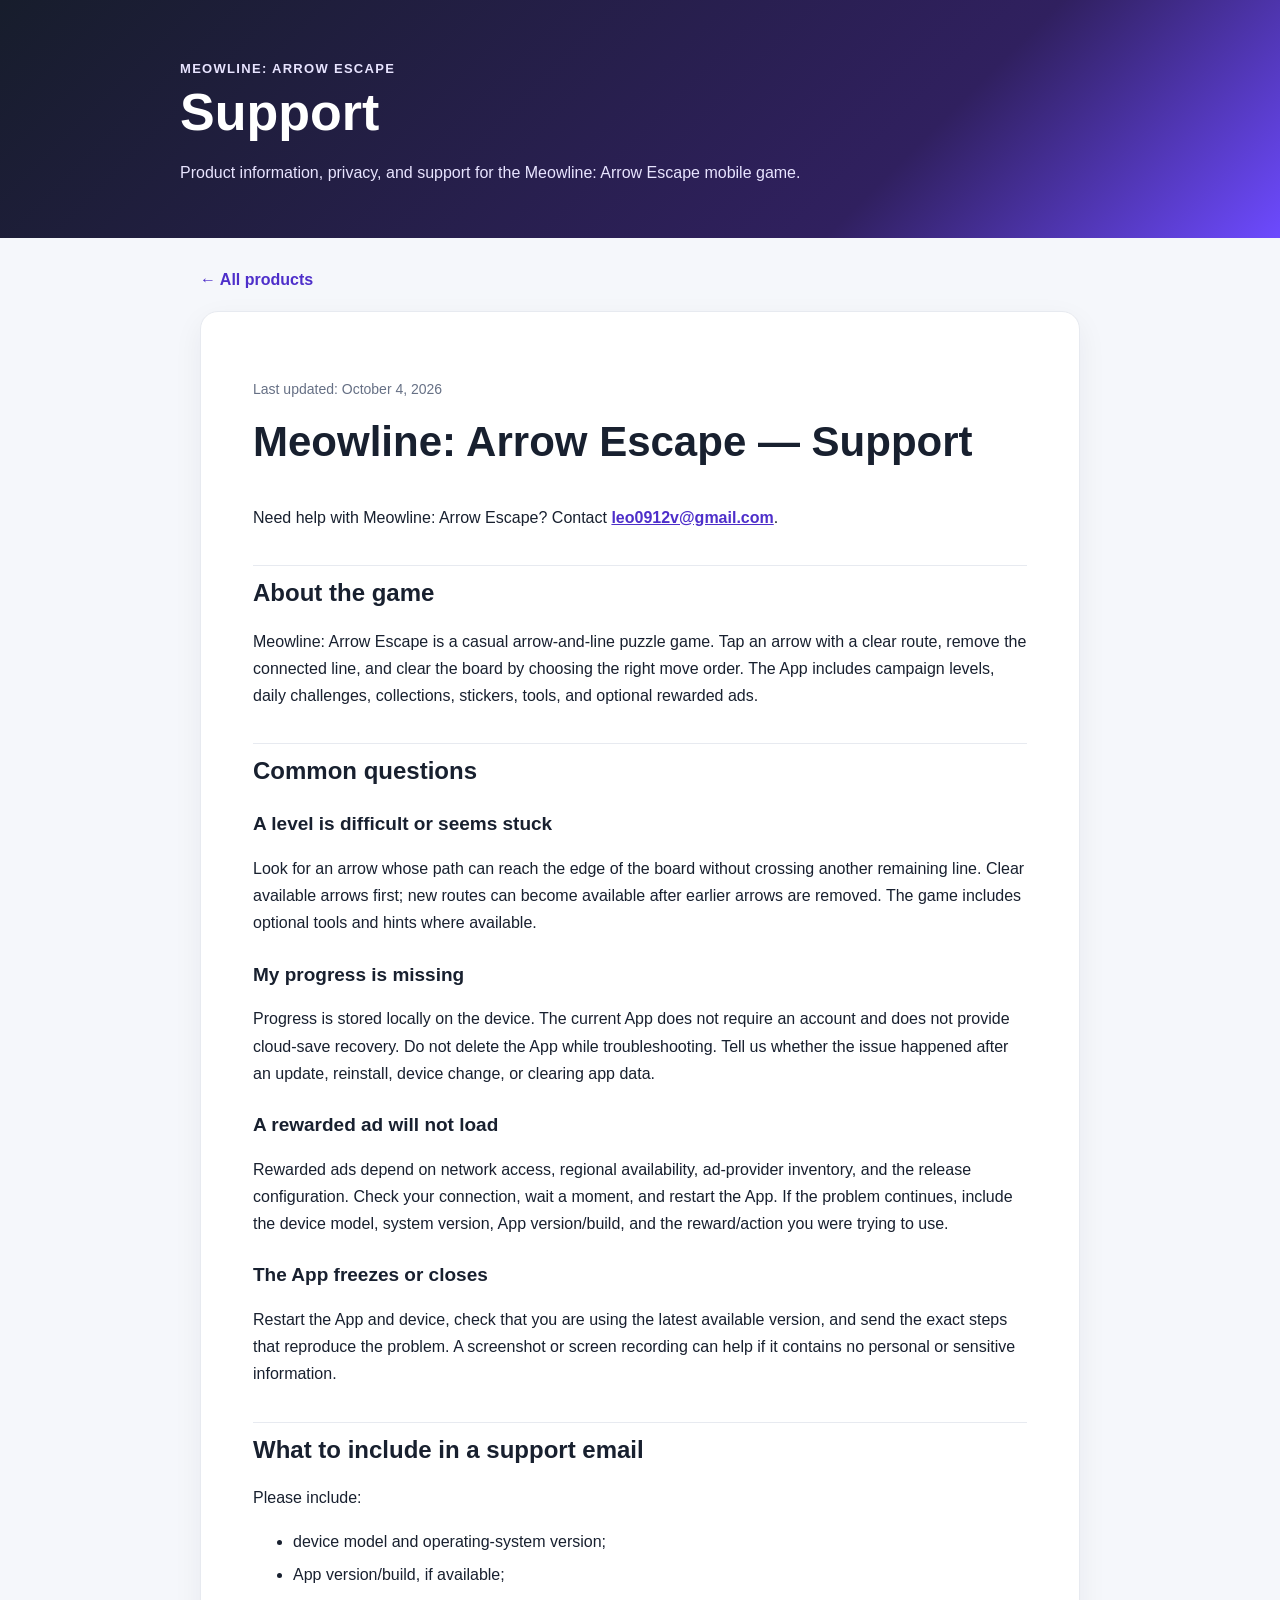
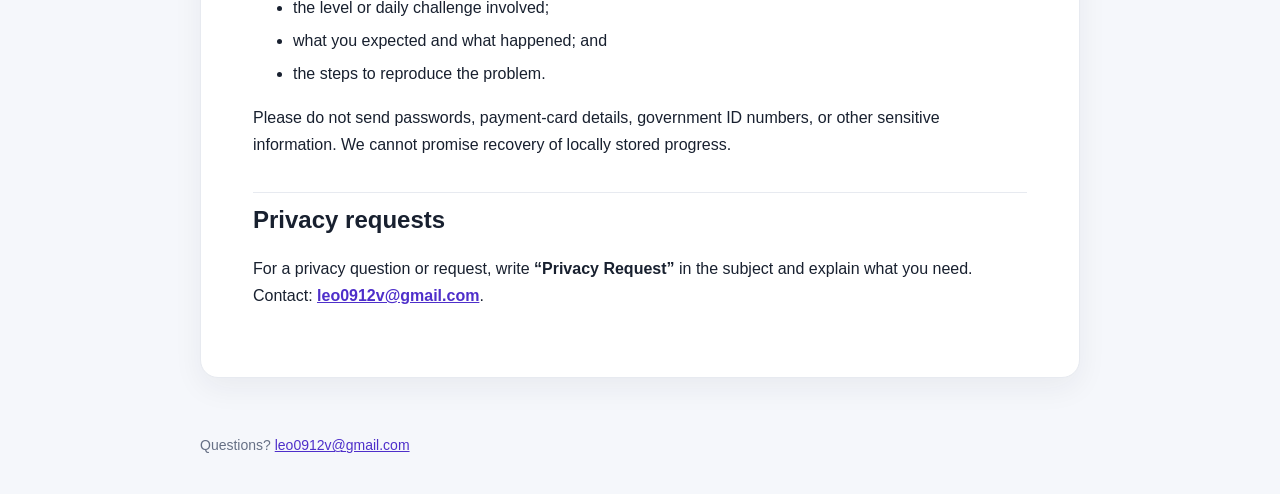
<file: meowline-arrow-escape/support.html>
<!doctype html>
<html lang="en">
<head>
  <meta charset="utf-8">
  <meta name="viewport" content="width=device-width, initial-scale=1">
  <meta name="description" content="Support information for Meowline: Arrow Escape.">
  <title>Support · Arrow Legal</title>
  <link rel="stylesheet" href="../styles.css">
</head>
<body>
  <header class="site-header"><div class="header-inner">
    <p class="eyebrow">Meowline: Arrow Escape</p>
    <h1>Support</h1>
    <p>Product information, privacy, and support for the Meowline: Arrow Escape mobile game.</p>
  </div></header>
  <main>
    <a class="back" href="../index.html">← All products</a>
    <article>
      <p class="meta">Last updated: October 4, 2026</p>
<h1>Meowline: Arrow Escape — Support</h1>
<p>Need help with Meowline: Arrow Escape? Contact <strong><a href="mailto:leo0912v@gmail.com">leo0912v@gmail.com</a></strong>.</p>
<h2>About the game</h2>
<p>Meowline: Arrow Escape is a casual arrow-and-line puzzle game. Tap an arrow with a clear route, remove the connected line, and clear the board by choosing the right move order. The App includes campaign levels, daily challenges, collections, stickers, tools, and optional rewarded ads.</p>
<h2>Common questions</h2>
<h3>A level is difficult or seems stuck</h3>
<p>Look for an arrow whose path can reach the edge of the board without crossing another remaining line. Clear available arrows first; new routes can become available after earlier arrows are removed. The game includes optional tools and hints where available.</p>
<h3>My progress is missing</h3>
<p>Progress is stored locally on the device. The current App does not require an account and does not provide cloud-save recovery. Do not delete the App while troubleshooting. Tell us whether the issue happened after an update, reinstall, device change, or clearing app data.</p>
<h3>A rewarded ad will not load</h3>
<p>Rewarded ads depend on network access, regional availability, ad-provider inventory, and the release configuration. Check your connection, wait a moment, and restart the App. If the problem continues, include the device model, system version, App version/build, and the reward/action you were trying to use.</p>
<h3>The App freezes or closes</h3>
<p>Restart the App and device, check that you are using the latest available version, and send the exact steps that reproduce the problem. A screenshot or screen recording can help if it contains no personal or sensitive information.</p>
<h2>What to include in a support email</h2>
<p>Please include:</p>
<ul>
<li>device model and operating-system version;</li>
<li>App version/build, if available;</li>
<li>the level or daily challenge involved;</li>
<li>what you expected and what happened; and</li>
<li>the steps to reproduce the problem.</li>
</ul>
<p>Please do not send passwords, payment-card details, government ID numbers, or other sensitive information. We cannot promise recovery of locally stored progress.</p>
<h2>Privacy requests</h2>
<p>For a privacy question or request, write <strong>“Privacy Request”</strong> in the subject and explain what you need. Contact: <strong><a href="mailto:leo0912v@gmail.com">leo0912v@gmail.com</a></strong>.</p>
    </article>
  </main>
  <footer>Questions? <a href="mailto:leo0912v@gmail.com">leo0912v@gmail.com</a></footer>
</body>
</html>
</file>
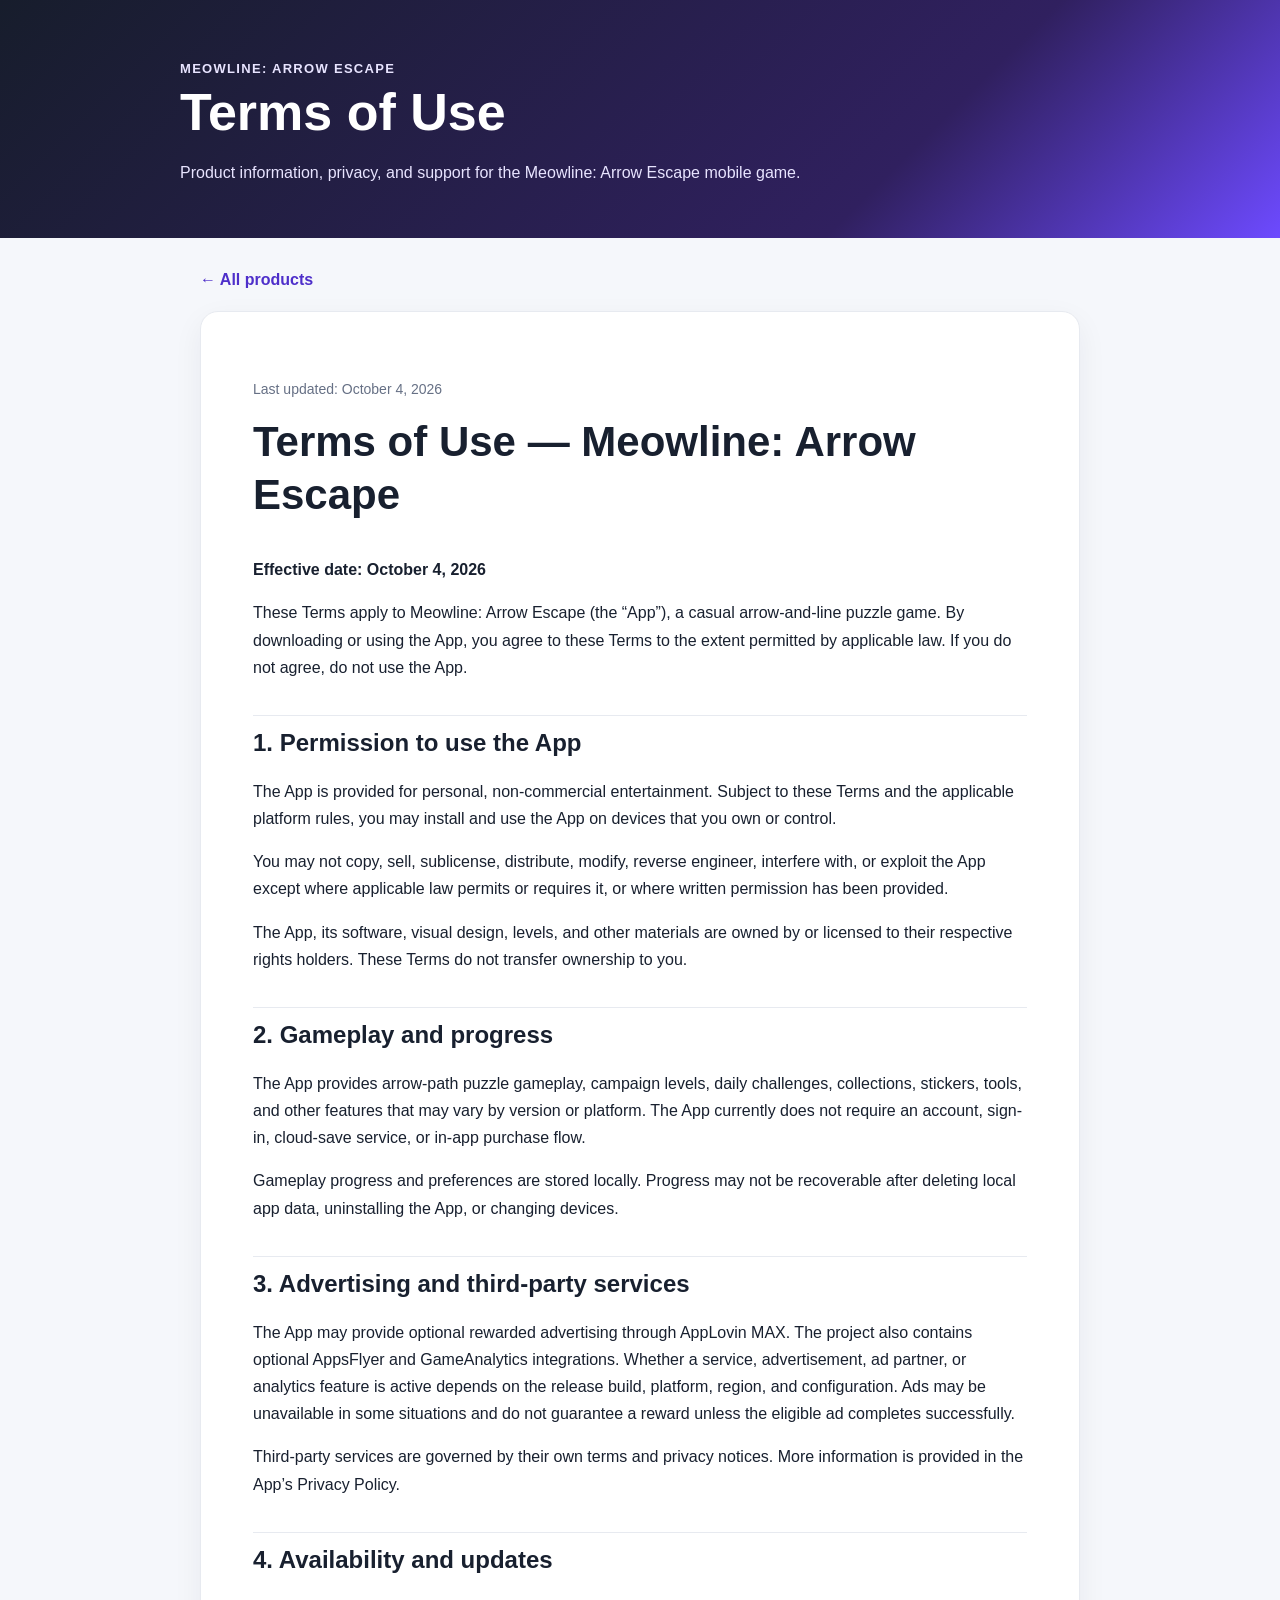
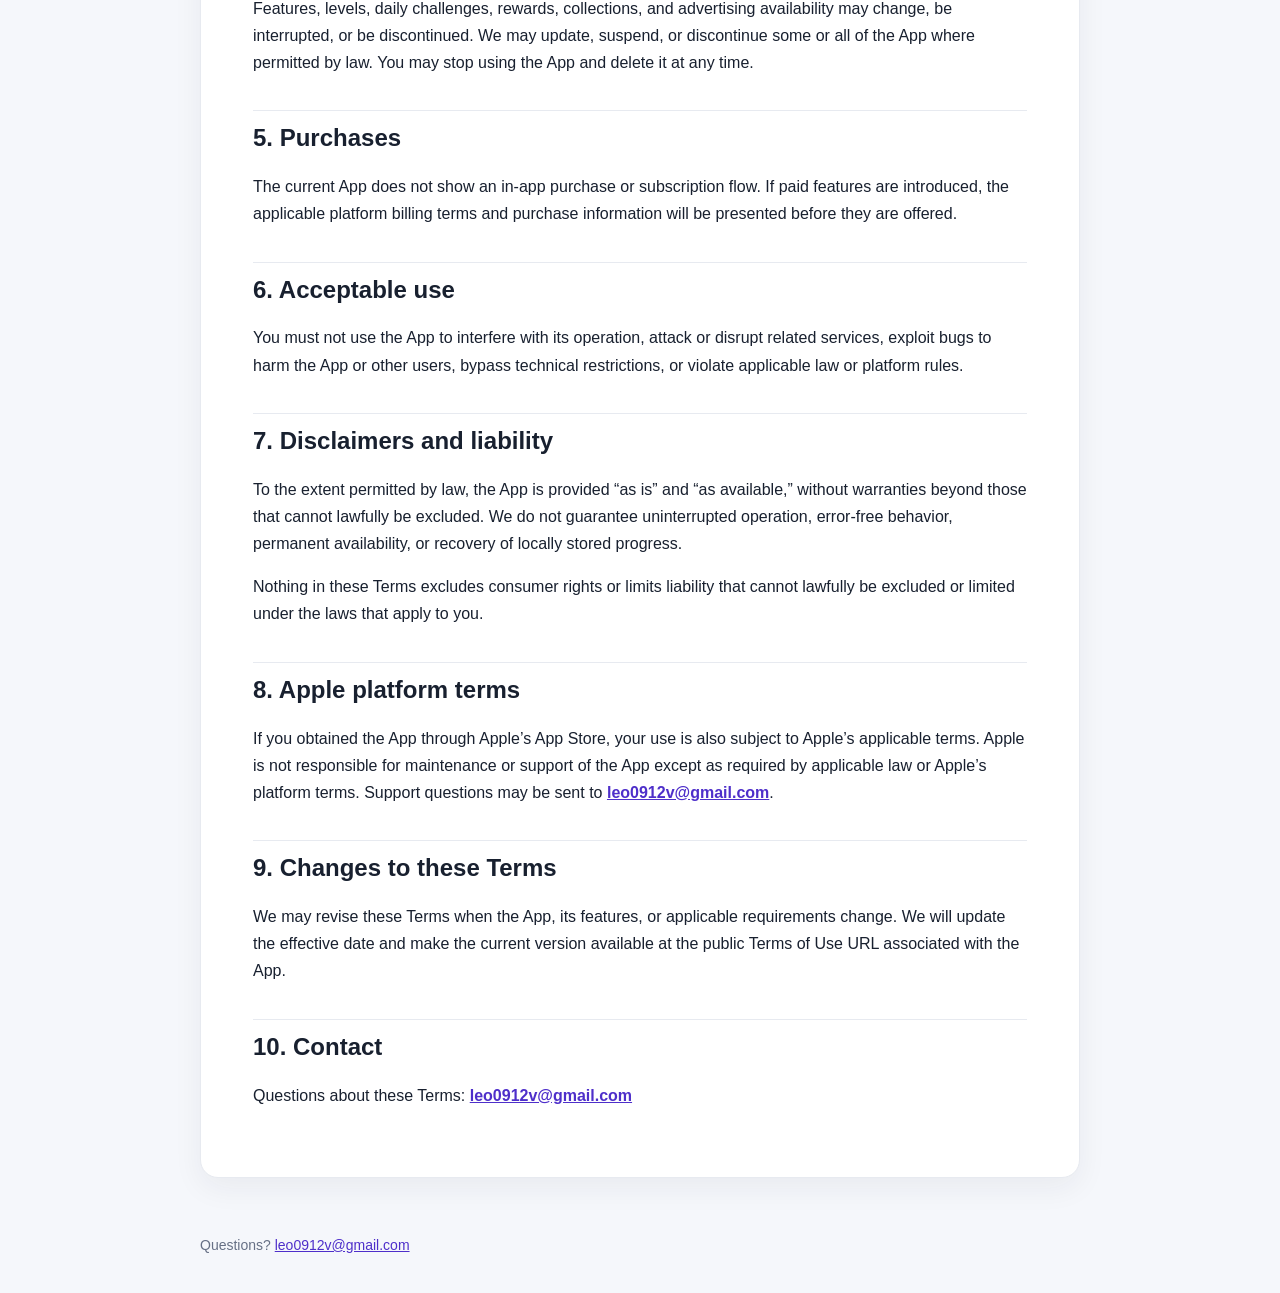
<file: meowline-arrow-escape/terms-of-use.html>
<!doctype html>
<html lang="en">
<head>
  <meta charset="utf-8">
  <meta name="viewport" content="width=device-width, initial-scale=1">
  <meta name="description" content="Terms of Use for Meowline: Arrow Escape.">
  <title>Terms of Use · Arrow Legal</title>
  <link rel="stylesheet" href="../styles.css">
</head>
<body>
  <header class="site-header"><div class="header-inner">
    <p class="eyebrow">Meowline: Arrow Escape</p>
    <h1>Terms of Use</h1>
    <p>Product information, privacy, and support for the Meowline: Arrow Escape mobile game.</p>
  </div></header>
  <main>
    <a class="back" href="../index.html">← All products</a>
    <article>
      <p class="meta">Last updated: October 4, 2026</p>
<h1>Terms of Use — Meowline: Arrow Escape</h1>
<p><strong>Effective date: October 4, 2026</strong></p>
<p>These Terms apply to Meowline: Arrow Escape (the “App”), a casual arrow-and-line puzzle game. By downloading or using the App, you agree to these Terms to the extent permitted by applicable law. If you do not agree, do not use the App.</p>
<h2>1. Permission to use the App</h2>
<p>The App is provided for personal, non-commercial entertainment. Subject to these Terms and the applicable platform rules, you may install and use the App on devices that you own or control.</p>
<p>You may not copy, sell, sublicense, distribute, modify, reverse engineer, interfere with, or exploit the App except where applicable law permits or requires it, or where written permission has been provided.</p>
<p>The App, its software, visual design, levels, and other materials are owned by or licensed to their respective rights holders. These Terms do not transfer ownership to you.</p>
<h2>2. Gameplay and progress</h2>
<p>The App provides arrow-path puzzle gameplay, campaign levels, daily challenges, collections, stickers, tools, and other features that may vary by version or platform. The App currently does not require an account, sign-in, cloud-save service, or in-app purchase flow.</p>
<p>Gameplay progress and preferences are stored locally. Progress may not be recoverable after deleting local app data, uninstalling the App, or changing devices.</p>
<h2>3. Advertising and third-party services</h2>
<p>The App may provide optional rewarded advertising through AppLovin MAX. The project also contains optional AppsFlyer and GameAnalytics integrations. Whether a service, advertisement, ad partner, or analytics feature is active depends on the release build, platform, region, and configuration. Ads may be unavailable in some situations and do not guarantee a reward unless the eligible ad completes successfully.</p>
<p>Third-party services are governed by their own terms and privacy notices. More information is provided in the App’s Privacy Policy.</p>
<h2>4. Availability and updates</h2>
<p>Features, levels, daily challenges, rewards, collections, and advertising availability may change, be interrupted, or be discontinued. We may update, suspend, or discontinue some or all of the App where permitted by law. You may stop using the App and delete it at any time.</p>
<h2>5. Purchases</h2>
<p>The current App does not show an in-app purchase or subscription flow. If paid features are introduced, the applicable platform billing terms and purchase information will be presented before they are offered.</p>
<h2>6. Acceptable use</h2>
<p>You must not use the App to interfere with its operation, attack or disrupt related services, exploit bugs to harm the App or other users, bypass technical restrictions, or violate applicable law or platform rules.</p>
<h2>7. Disclaimers and liability</h2>
<p>To the extent permitted by law, the App is provided “as is” and “as available,” without warranties beyond those that cannot lawfully be excluded. We do not guarantee uninterrupted operation, error-free behavior, permanent availability, or recovery of locally stored progress.</p>
<p>Nothing in these Terms excludes consumer rights or limits liability that cannot lawfully be excluded or limited under the laws that apply to you.</p>
<h2>8. Apple platform terms</h2>
<p>If you obtained the App through Apple’s App Store, your use is also subject to Apple’s applicable terms. Apple is not responsible for maintenance or support of the App except as required by applicable law or Apple’s platform terms. Support questions may be sent to <strong><a href="mailto:leo0912v@gmail.com">leo0912v@gmail.com</a></strong>.</p>
<h2>9. Changes to these Terms</h2>
<p>We may revise these Terms when the App, its features, or applicable requirements change. We will update the effective date and make the current version available at the public Terms of Use URL associated with the App.</p>
<h2>10. Contact</h2>
<p>Questions about these Terms: <strong><a href="mailto:leo0912v@gmail.com">leo0912v@gmail.com</a></strong></p>
    </article>
  </main>
  <footer>Questions? <a href="mailto:leo0912v@gmail.com">leo0912v@gmail.com</a></footer>
</body>
</html>
</file>
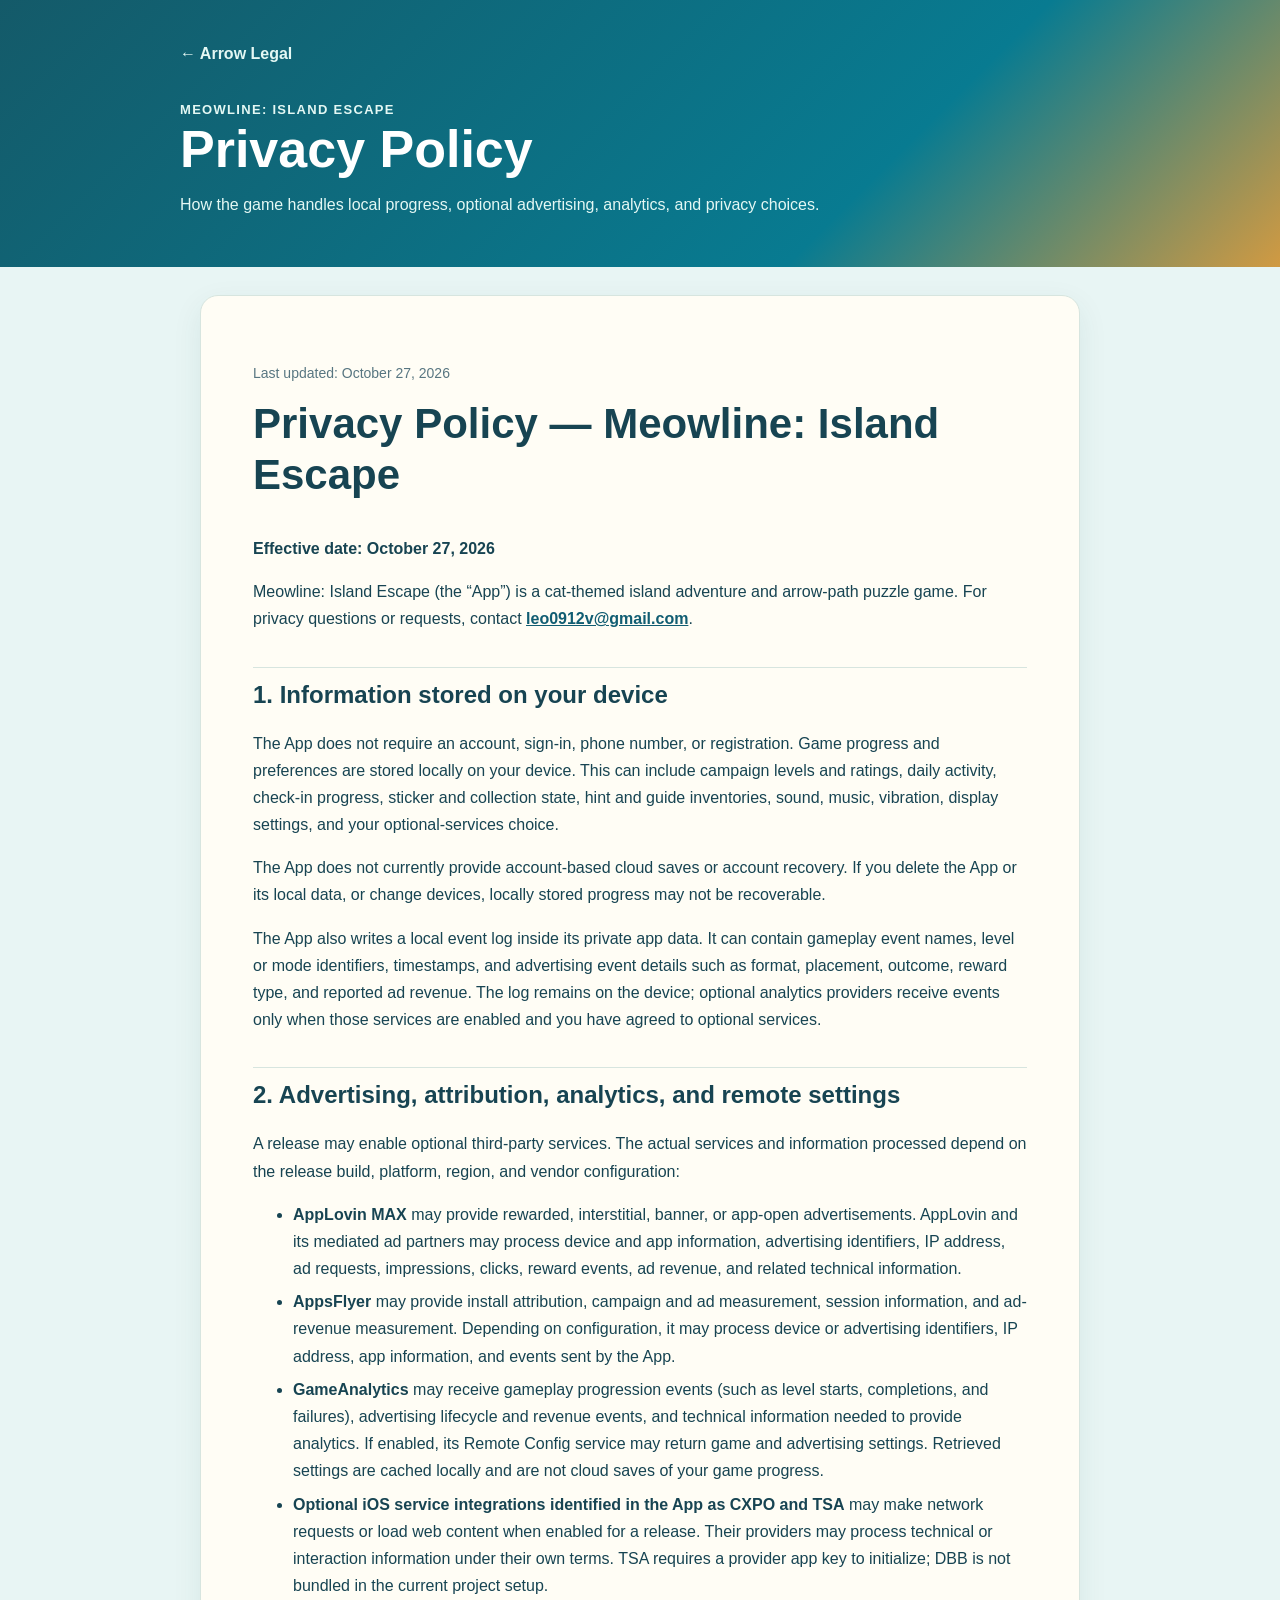
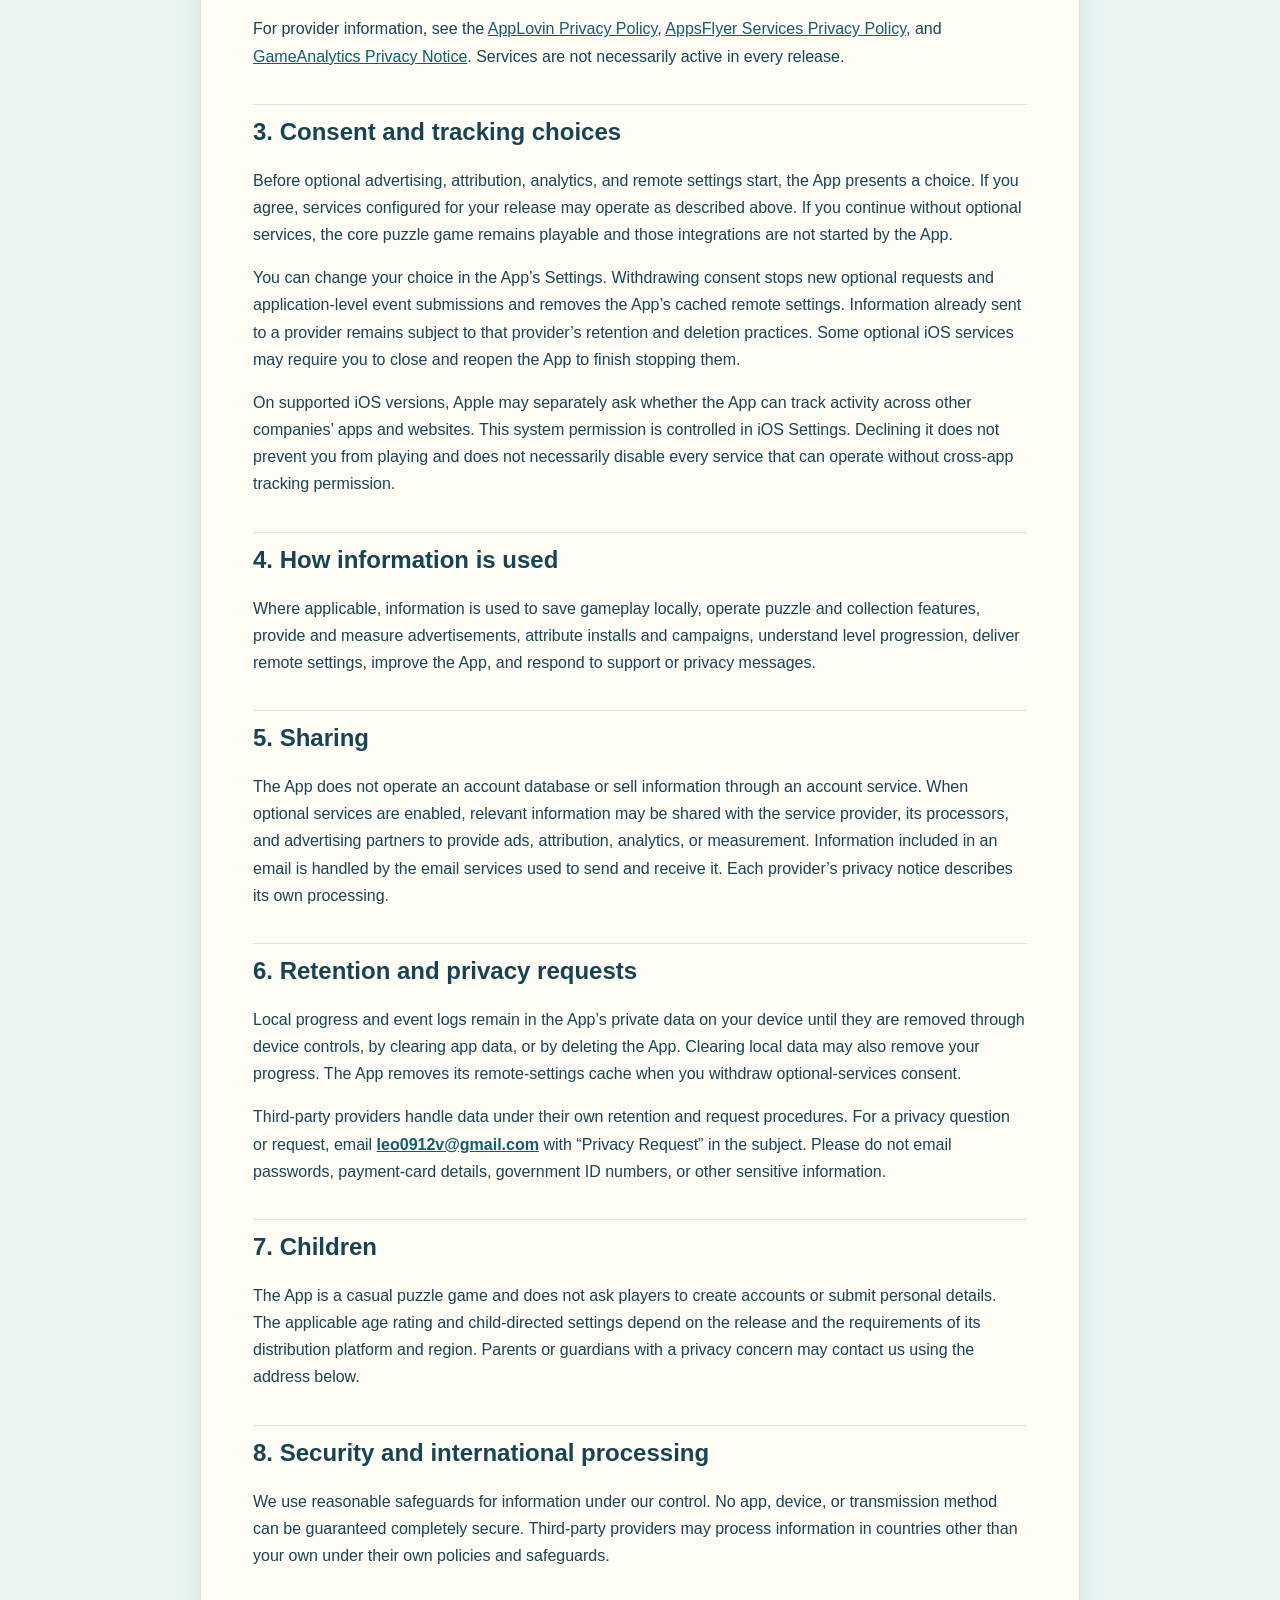
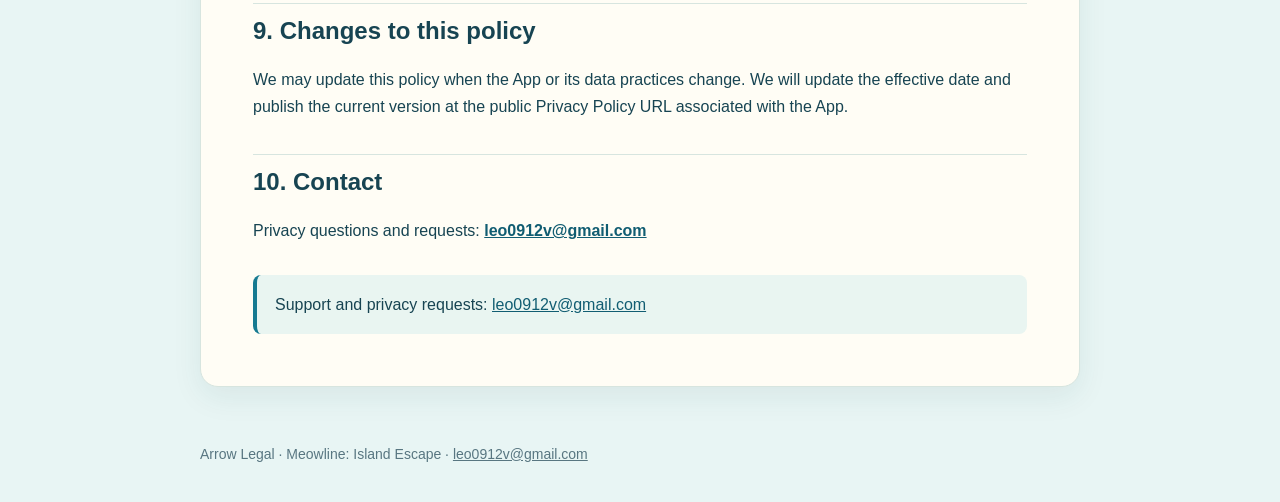
<file: meowline-island-escape/privacy-policy.html>
<!doctype html>
<html lang="en">
<head>
  <meta charset="utf-8">
  <meta name="viewport" content="width=device-width, initial-scale=1">
  <meta name="description" content="Privacy Policy for Meowline: Island Escape, including local game data, optional ads, analytics, and privacy choices.">
  <title>Privacy Policy · Meowline: Island Escape</title>
  <link rel="stylesheet" href="styles.css">
</head>
<body>
  <header class="site-header"><div class="header-inner">
    <a class="back back-light" href="../index.html">← Arrow Legal</a>
    <p class="eyebrow">Meowline: Island Escape</p>
    <h1>Privacy Policy</h1>
    <p>How the game handles local progress, optional advertising, analytics, and privacy choices.</p>
  </div></header>
  <main><article>
    <p class="meta">Last updated: October 27, 2026</p>
    <h1>Privacy Policy — Meowline: Island Escape</h1>
    <p><strong>Effective date: October 27, 2026</strong></p>
    <p>Meowline: Island Escape (the “App”) is a cat-themed island adventure and arrow-path puzzle game. For privacy questions or requests, contact <strong><a href="mailto:leo0912v@gmail.com">leo0912v@gmail.com</a></strong>.</p>

    <h2>1. Information stored on your device</h2>
    <p>The App does not require an account, sign-in, phone number, or registration. Game progress and preferences are stored locally on your device. This can include campaign levels and ratings, daily activity, check-in progress, sticker and collection state, hint and guide inventories, sound, music, vibration, display settings, and your optional-services choice.</p>
    <p>The App does not currently provide account-based cloud saves or account recovery. If you delete the App or its local data, or change devices, locally stored progress may not be recoverable.</p>
    <p>The App also writes a local event log inside its private app data. It can contain gameplay event names, level or mode identifiers, timestamps, and advertising event details such as format, placement, outcome, reward type, and reported ad revenue. The log remains on the device; optional analytics providers receive events only when those services are enabled and you have agreed to optional services.</p>

    <h2>2. Advertising, attribution, analytics, and remote settings</h2>
    <p>A release may enable optional third-party services. The actual services and information processed depend on the release build, platform, region, and vendor configuration:</p>
    <ul>
      <li><strong>AppLovin MAX</strong> may provide rewarded, interstitial, banner, or app-open advertisements. AppLovin and its mediated ad partners may process device and app information, advertising identifiers, IP address, ad requests, impressions, clicks, reward events, ad revenue, and related technical information.</li>
      <li><strong>AppsFlyer</strong> may provide install attribution, campaign and ad measurement, session information, and ad-revenue measurement. Depending on configuration, it may process device or advertising identifiers, IP address, app information, and events sent by the App.</li>
      <li><strong>GameAnalytics</strong> may receive gameplay progression events (such as level starts, completions, and failures), advertising lifecycle and revenue events, and technical information needed to provide analytics. If enabled, its Remote Config service may return game and advertising settings. Retrieved settings are cached locally and are not cloud saves of your game progress.</li>
      <li><strong>Optional iOS service integrations identified in the App as CXPO and TSA</strong> may make network requests or load web content when enabled for a release. Their providers may process technical or interaction information under their own terms. TSA requires a provider app key to initialize; DBB is not bundled in the current project setup.</li>
    </ul>
    <p>For provider information, see the <a href="https://legal.applovin.com/privacy/">AppLovin Privacy Policy</a>, <a href="https://www.appsflyer.com/legal/services-privacy-policy/">AppsFlyer Services Privacy Policy</a>, and <a href="https://www.gameanalytics.com/trust/privacy-notice">GameAnalytics Privacy Notice</a>. Services are not necessarily active in every release.</p>

    <h2>3. Consent and tracking choices</h2>
    <p>Before optional advertising, attribution, analytics, and remote settings start, the App presents a choice. If you agree, services configured for your release may operate as described above. If you continue without optional services, the core puzzle game remains playable and those integrations are not started by the App.</p>
    <p>You can change your choice in the App’s Settings. Withdrawing consent stops new optional requests and application-level event submissions and removes the App’s cached remote settings. Information already sent to a provider remains subject to that provider’s retention and deletion practices. Some optional iOS services may require you to close and reopen the App to finish stopping them.</p>
    <p>On supported iOS versions, Apple may separately ask whether the App can track activity across other companies’ apps and websites. This system permission is controlled in iOS Settings. Declining it does not prevent you from playing and does not necessarily disable every service that can operate without cross-app tracking permission.</p>

    <h2>4. How information is used</h2>
    <p>Where applicable, information is used to save gameplay locally, operate puzzle and collection features, provide and measure advertisements, attribute installs and campaigns, understand level progression, deliver remote settings, improve the App, and respond to support or privacy messages.</p>

    <h2>5. Sharing</h2>
    <p>The App does not operate an account database or sell information through an account service. When optional services are enabled, relevant information may be shared with the service provider, its processors, and advertising partners to provide ads, attribution, analytics, or measurement. Information included in an email is handled by the email services used to send and receive it. Each provider’s privacy notice describes its own processing.</p>

    <h2>6. Retention and privacy requests</h2>
    <p>Local progress and event logs remain in the App’s private data on your device until they are removed through device controls, by clearing app data, or by deleting the App. Clearing local data may also remove your progress. The App removes its remote-settings cache when you withdraw optional-services consent.</p>
    <p>Third-party providers handle data under their own retention and request procedures. For a privacy question or request, email <strong><a href="mailto:leo0912v@gmail.com">leo0912v@gmail.com</a></strong> with “Privacy Request” in the subject. Please do not email passwords, payment-card details, government ID numbers, or other sensitive information.</p>

    <h2>7. Children</h2>
    <p>The App is a casual puzzle game and does not ask players to create accounts or submit personal details. The applicable age rating and child-directed settings depend on the release and the requirements of its distribution platform and region. Parents or guardians with a privacy concern may contact us using the address below.</p>

    <h2>8. Security and international processing</h2>
    <p>We use reasonable safeguards for information under our control. No app, device, or transmission method can be guaranteed completely secure. Third-party providers may process information in countries other than your own under their own policies and safeguards.</p>

    <h2>9. Changes to this policy</h2>
    <p>We may update this policy when the App or its data practices change. We will update the effective date and publish the current version at the public Privacy Policy URL associated with the App.</p>

    <h2>10. Contact</h2>
    <p>Privacy questions and requests: <strong><a href="mailto:leo0912v@gmail.com">leo0912v@gmail.com</a></strong></p>
    <div class="contact-box">Support and privacy requests: <a href="mailto:leo0912v@gmail.com">leo0912v@gmail.com</a></div>
  </article></main>
  <footer>Arrow Legal · Meowline: Island Escape · <a href="mailto:leo0912v@gmail.com">leo0912v@gmail.com</a></footer>
</body>
</html>
</file>
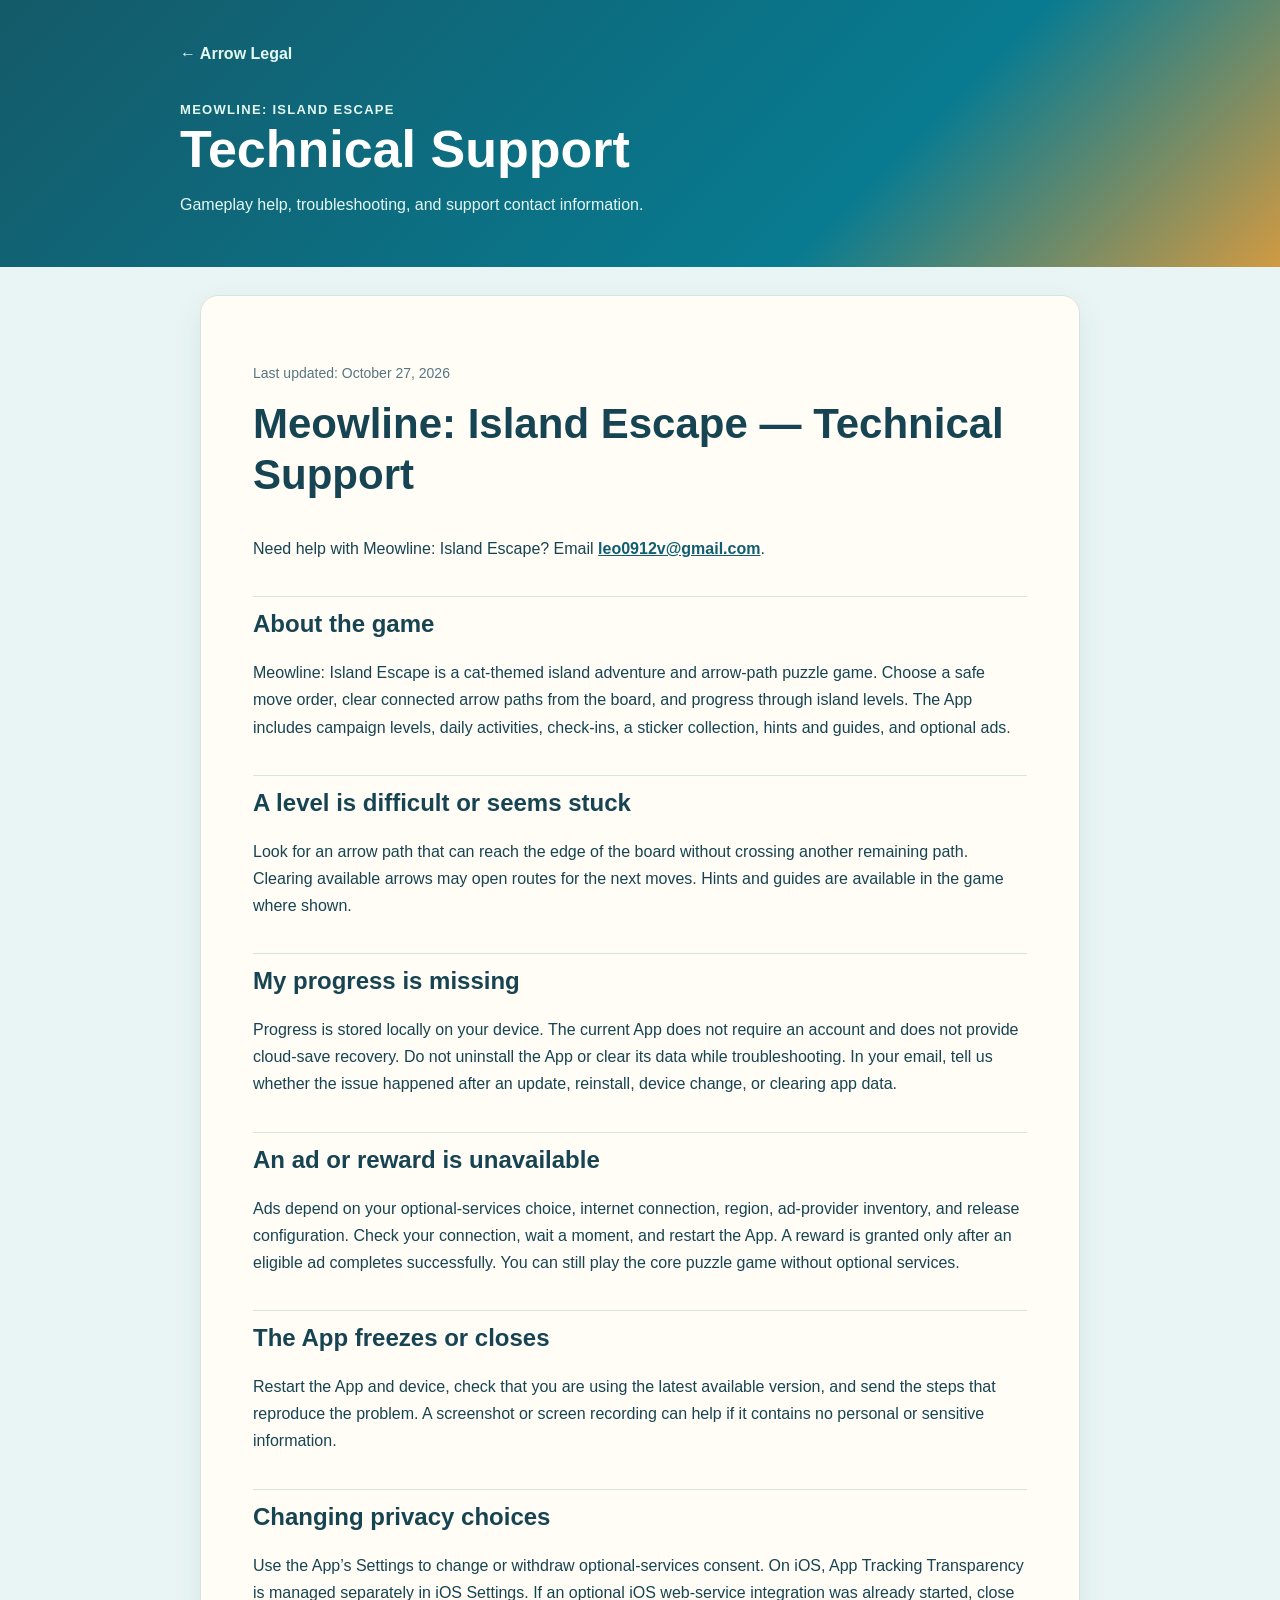
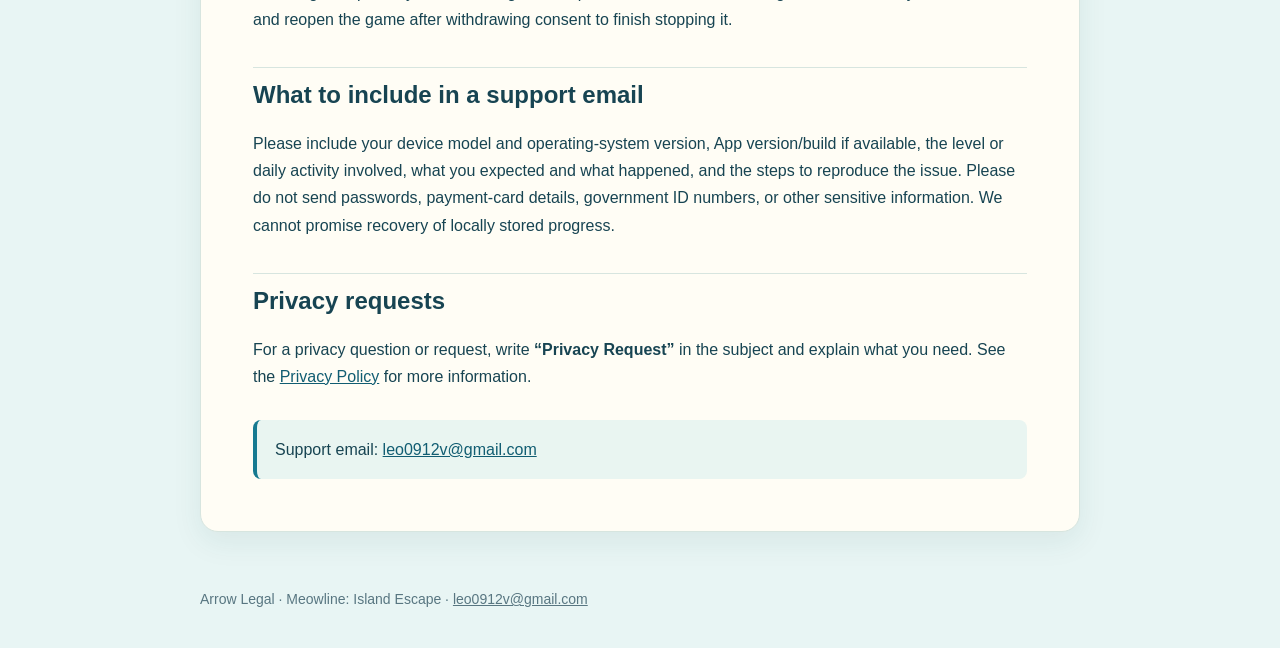
<file: meowline-island-escape/support.html>
<!doctype html>
<html lang="en">
<head>
  <meta charset="utf-8">
  <meta name="viewport" content="width=device-width, initial-scale=1">
  <meta name="description" content="Gameplay help, troubleshooting, and technical support for Meowline: Island Escape.">
  <title>Technical Support · Meowline: Island Escape</title>
  <link rel="stylesheet" href="styles.css">
</head>
<body>
  <header class="site-header"><div class="header-inner">
    <a class="back back-light" href="../index.html">← Arrow Legal</a>
    <p class="eyebrow">Meowline: Island Escape</p>
    <h1>Technical Support</h1>
    <p>Gameplay help, troubleshooting, and support contact information.</p>
  </div></header>
  <main><article>
    <p class="meta">Last updated: October 27, 2026</p>
    <h1>Meowline: Island Escape — Technical Support</h1>
    <p>Need help with Meowline: Island Escape? Email <strong><a href="mailto:leo0912v@gmail.com">leo0912v@gmail.com</a></strong>.</p>

    <h2>About the game</h2>
    <p>Meowline: Island Escape is a cat-themed island adventure and arrow-path puzzle game. Choose a safe move order, clear connected arrow paths from the board, and progress through island levels. The App includes campaign levels, daily activities, check-ins, a sticker collection, hints and guides, and optional ads.</p>

    <h2>A level is difficult or seems stuck</h2>
    <p>Look for an arrow path that can reach the edge of the board without crossing another remaining path. Clearing available arrows may open routes for the next moves. Hints and guides are available in the game where shown.</p>

    <h2>My progress is missing</h2>
    <p>Progress is stored locally on your device. The current App does not require an account and does not provide cloud-save recovery. Do not uninstall the App or clear its data while troubleshooting. In your email, tell us whether the issue happened after an update, reinstall, device change, or clearing app data.</p>

    <h2>An ad or reward is unavailable</h2>
    <p>Ads depend on your optional-services choice, internet connection, region, ad-provider inventory, and release configuration. Check your connection, wait a moment, and restart the App. A reward is granted only after an eligible ad completes successfully. You can still play the core puzzle game without optional services.</p>

    <h2>The App freezes or closes</h2>
    <p>Restart the App and device, check that you are using the latest available version, and send the steps that reproduce the problem. A screenshot or screen recording can help if it contains no personal or sensitive information.</p>

    <h2>Changing privacy choices</h2>
    <p>Use the App’s Settings to change or withdraw optional-services consent. On iOS, App Tracking Transparency is managed separately in iOS Settings. If an optional iOS web-service integration was already started, close and reopen the game after withdrawing consent to finish stopping it.</p>

    <h2>What to include in a support email</h2>
    <p>Please include your device model and operating-system version, App version/build if available, the level or daily activity involved, what you expected and what happened, and the steps to reproduce the issue. Please do not send passwords, payment-card details, government ID numbers, or other sensitive information. We cannot promise recovery of locally stored progress.</p>

    <h2>Privacy requests</h2>
    <p>For a privacy question or request, write <strong>“Privacy Request”</strong> in the subject and explain what you need. See the <a href="privacy-policy.html">Privacy Policy</a> for more information.</p>
    <div class="contact-box">Support email: <a href="mailto:leo0912v@gmail.com">leo0912v@gmail.com</a></div>
  </article></main>
  <footer>Arrow Legal · Meowline: Island Escape · <a href="mailto:leo0912v@gmail.com">leo0912v@gmail.com</a></footer>
</body>
</html>
</file>
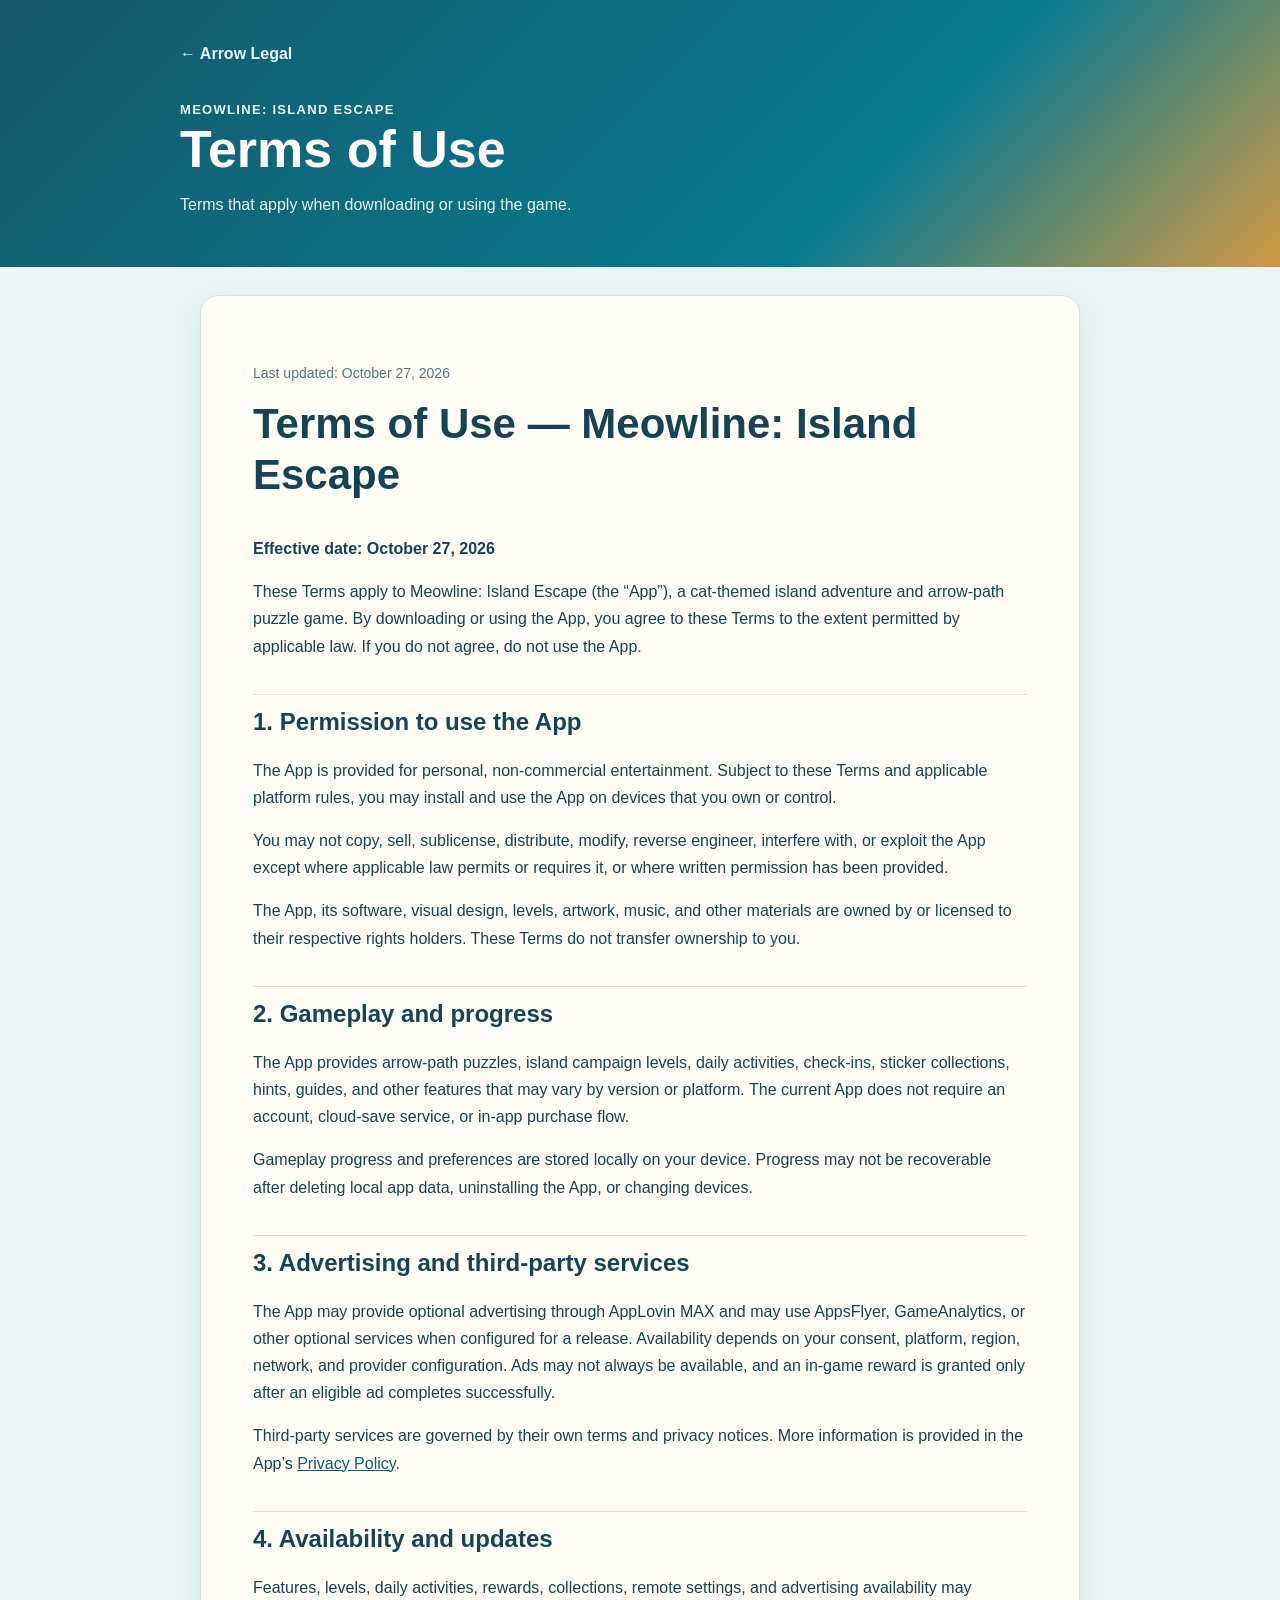
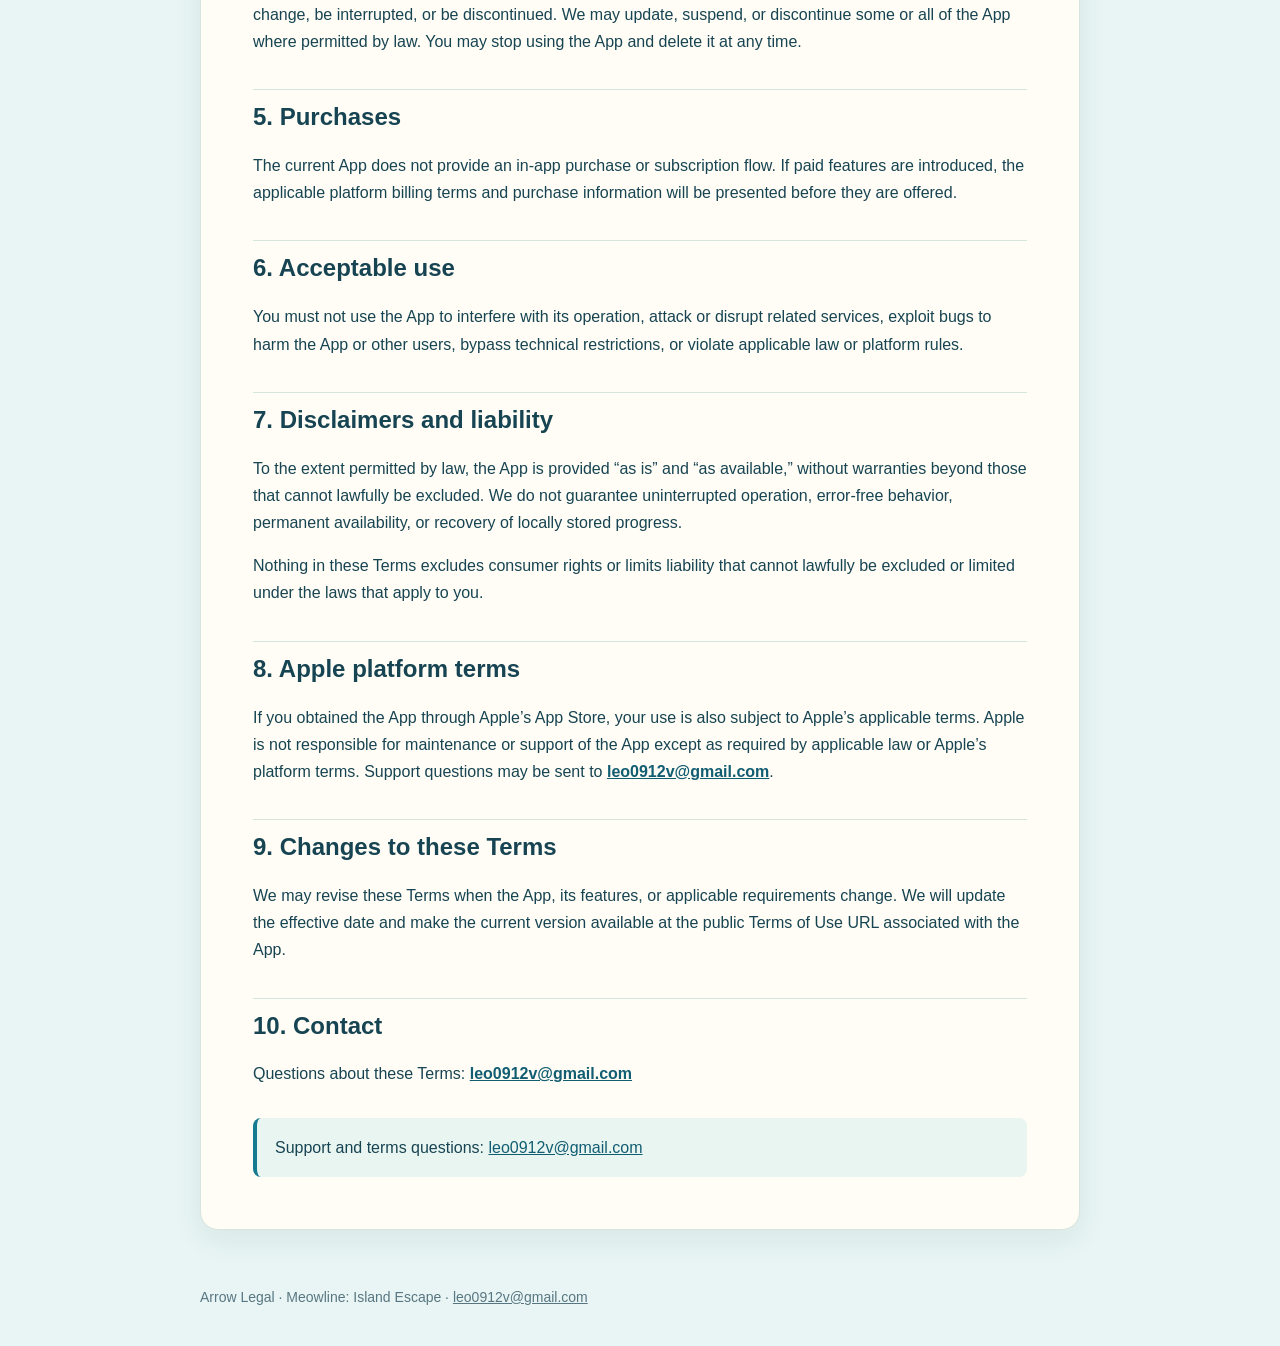
<file: meowline-island-escape/terms-of-use.html>
<!doctype html>
<html lang="en">
<head>
  <meta charset="utf-8">
  <meta name="viewport" content="width=device-width, initial-scale=1">
  <meta name="description" content="Terms of Use for Meowline: Island Escape.">
  <title>Terms of Use · Meowline: Island Escape</title>
  <link rel="stylesheet" href="styles.css">
</head>
<body>
  <header class="site-header"><div class="header-inner">
    <a class="back back-light" href="../index.html">← Arrow Legal</a>
    <p class="eyebrow">Meowline: Island Escape</p>
    <h1>Terms of Use</h1>
    <p>Terms that apply when downloading or using the game.</p>
  </div></header>
  <main><article>
    <p class="meta">Last updated: October 27, 2026</p>
    <h1>Terms of Use — Meowline: Island Escape</h1>
    <p><strong>Effective date: October 27, 2026</strong></p>
    <p>These Terms apply to Meowline: Island Escape (the “App”), a cat-themed island adventure and arrow-path puzzle game. By downloading or using the App, you agree to these Terms to the extent permitted by applicable law. If you do not agree, do not use the App.</p>

    <h2>1. Permission to use the App</h2>
    <p>The App is provided for personal, non-commercial entertainment. Subject to these Terms and applicable platform rules, you may install and use the App on devices that you own or control.</p>
    <p>You may not copy, sell, sublicense, distribute, modify, reverse engineer, interfere with, or exploit the App except where applicable law permits or requires it, or where written permission has been provided.</p>
    <p>The App, its software, visual design, levels, artwork, music, and other materials are owned by or licensed to their respective rights holders. These Terms do not transfer ownership to you.</p>

    <h2>2. Gameplay and progress</h2>
    <p>The App provides arrow-path puzzles, island campaign levels, daily activities, check-ins, sticker collections, hints, guides, and other features that may vary by version or platform. The current App does not require an account, cloud-save service, or in-app purchase flow.</p>
    <p>Gameplay progress and preferences are stored locally on your device. Progress may not be recoverable after deleting local app data, uninstalling the App, or changing devices.</p>

    <h2>3. Advertising and third-party services</h2>
    <p>The App may provide optional advertising through AppLovin MAX and may use AppsFlyer, GameAnalytics, or other optional services when configured for a release. Availability depends on your consent, platform, region, network, and provider configuration. Ads may not always be available, and an in-game reward is granted only after an eligible ad completes successfully.</p>
    <p>Third-party services are governed by their own terms and privacy notices. More information is provided in the App’s <a href="privacy-policy.html">Privacy Policy</a>.</p>

    <h2>4. Availability and updates</h2>
    <p>Features, levels, daily activities, rewards, collections, remote settings, and advertising availability may change, be interrupted, or be discontinued. We may update, suspend, or discontinue some or all of the App where permitted by law. You may stop using the App and delete it at any time.</p>

    <h2>5. Purchases</h2>
    <p>The current App does not provide an in-app purchase or subscription flow. If paid features are introduced, the applicable platform billing terms and purchase information will be presented before they are offered.</p>

    <h2>6. Acceptable use</h2>
    <p>You must not use the App to interfere with its operation, attack or disrupt related services, exploit bugs to harm the App or other users, bypass technical restrictions, or violate applicable law or platform rules.</p>

    <h2>7. Disclaimers and liability</h2>
    <p>To the extent permitted by law, the App is provided “as is” and “as available,” without warranties beyond those that cannot lawfully be excluded. We do not guarantee uninterrupted operation, error-free behavior, permanent availability, or recovery of locally stored progress.</p>
    <p>Nothing in these Terms excludes consumer rights or limits liability that cannot lawfully be excluded or limited under the laws that apply to you.</p>

    <h2>8. Apple platform terms</h2>
    <p>If you obtained the App through Apple’s App Store, your use is also subject to Apple’s applicable terms. Apple is not responsible for maintenance or support of the App except as required by applicable law or Apple’s platform terms. Support questions may be sent to <strong><a href="mailto:leo0912v@gmail.com">leo0912v@gmail.com</a></strong>.</p>

    <h2>9. Changes to these Terms</h2>
    <p>We may revise these Terms when the App, its features, or applicable requirements change. We will update the effective date and make the current version available at the public Terms of Use URL associated with the App.</p>

    <h2>10. Contact</h2>
    <p>Questions about these Terms: <strong><a href="mailto:leo0912v@gmail.com">leo0912v@gmail.com</a></strong></p>
    <div class="contact-box">Support and terms questions: <a href="mailto:leo0912v@gmail.com">leo0912v@gmail.com</a></div>
  </article></main>
  <footer>Arrow Legal · Meowline: Island Escape · <a href="mailto:leo0912v@gmail.com">leo0912v@gmail.com</a></footer>
</body>
</html>
</file>
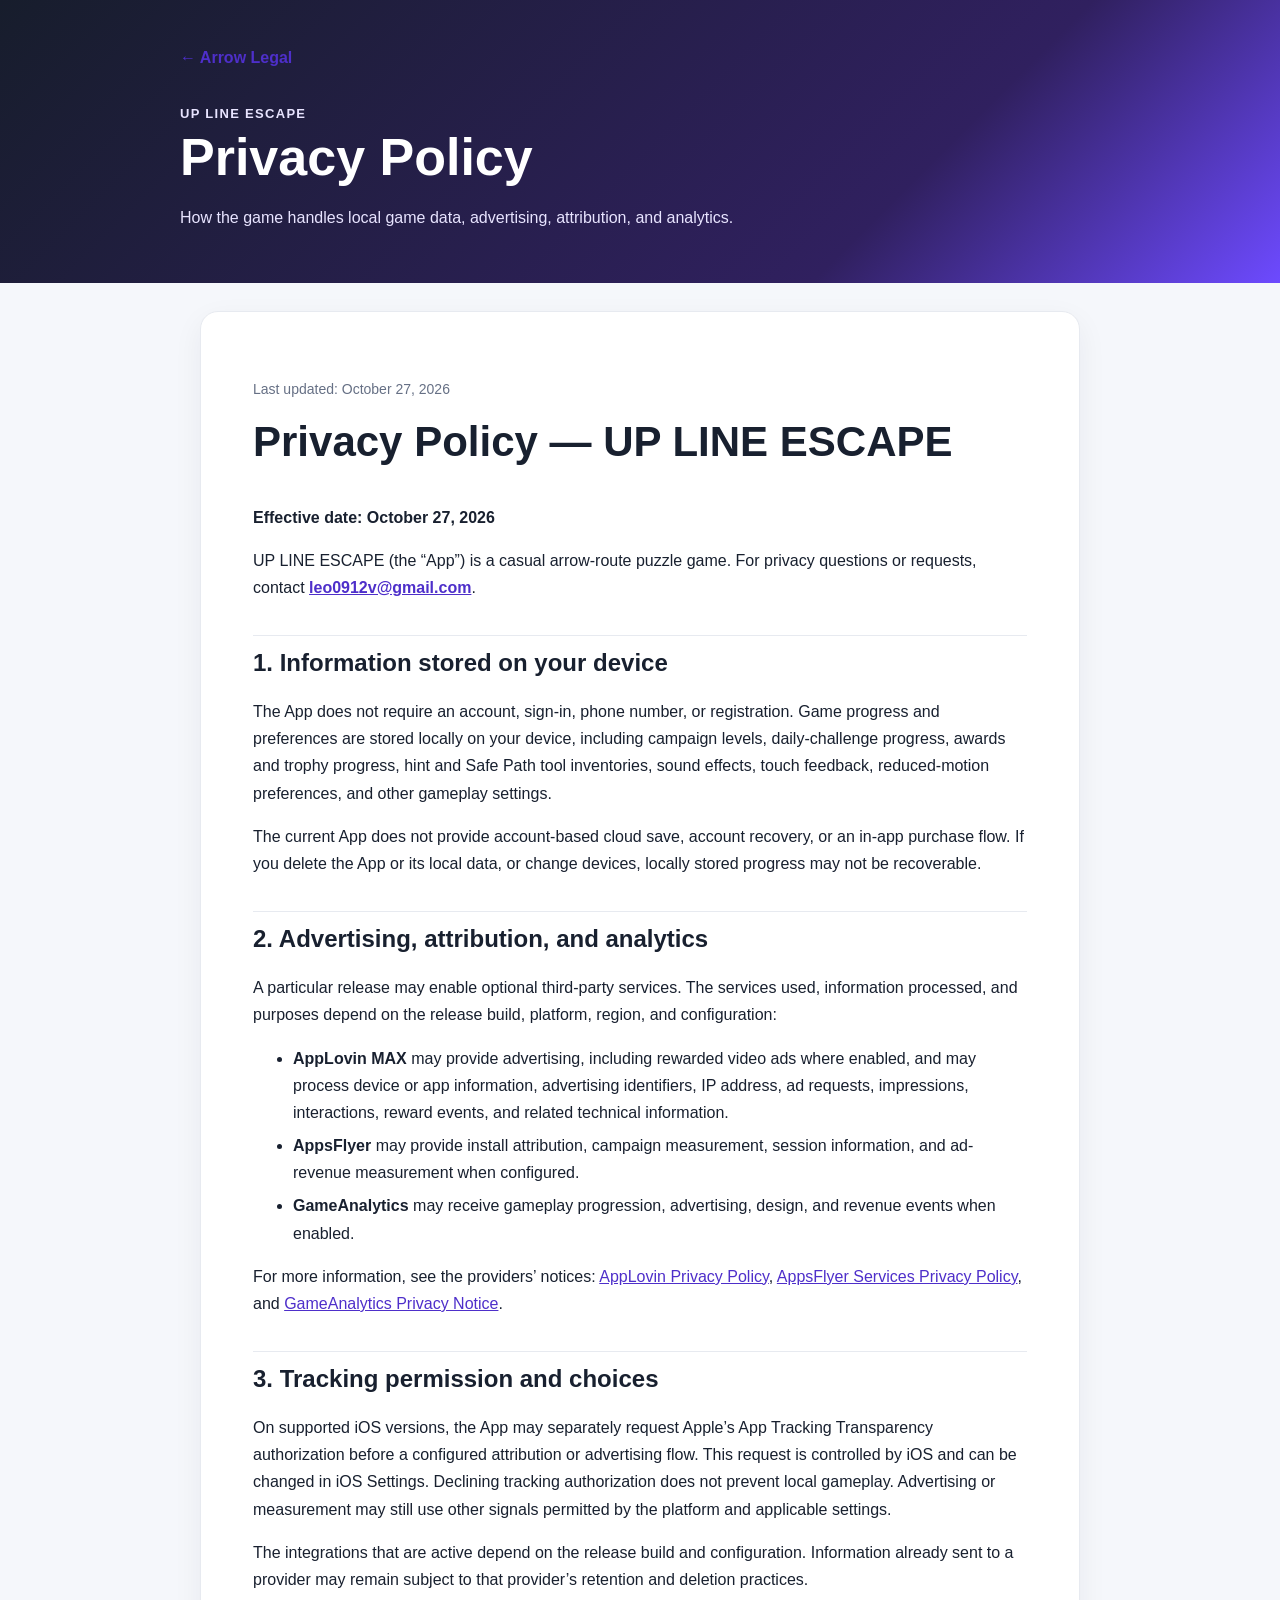
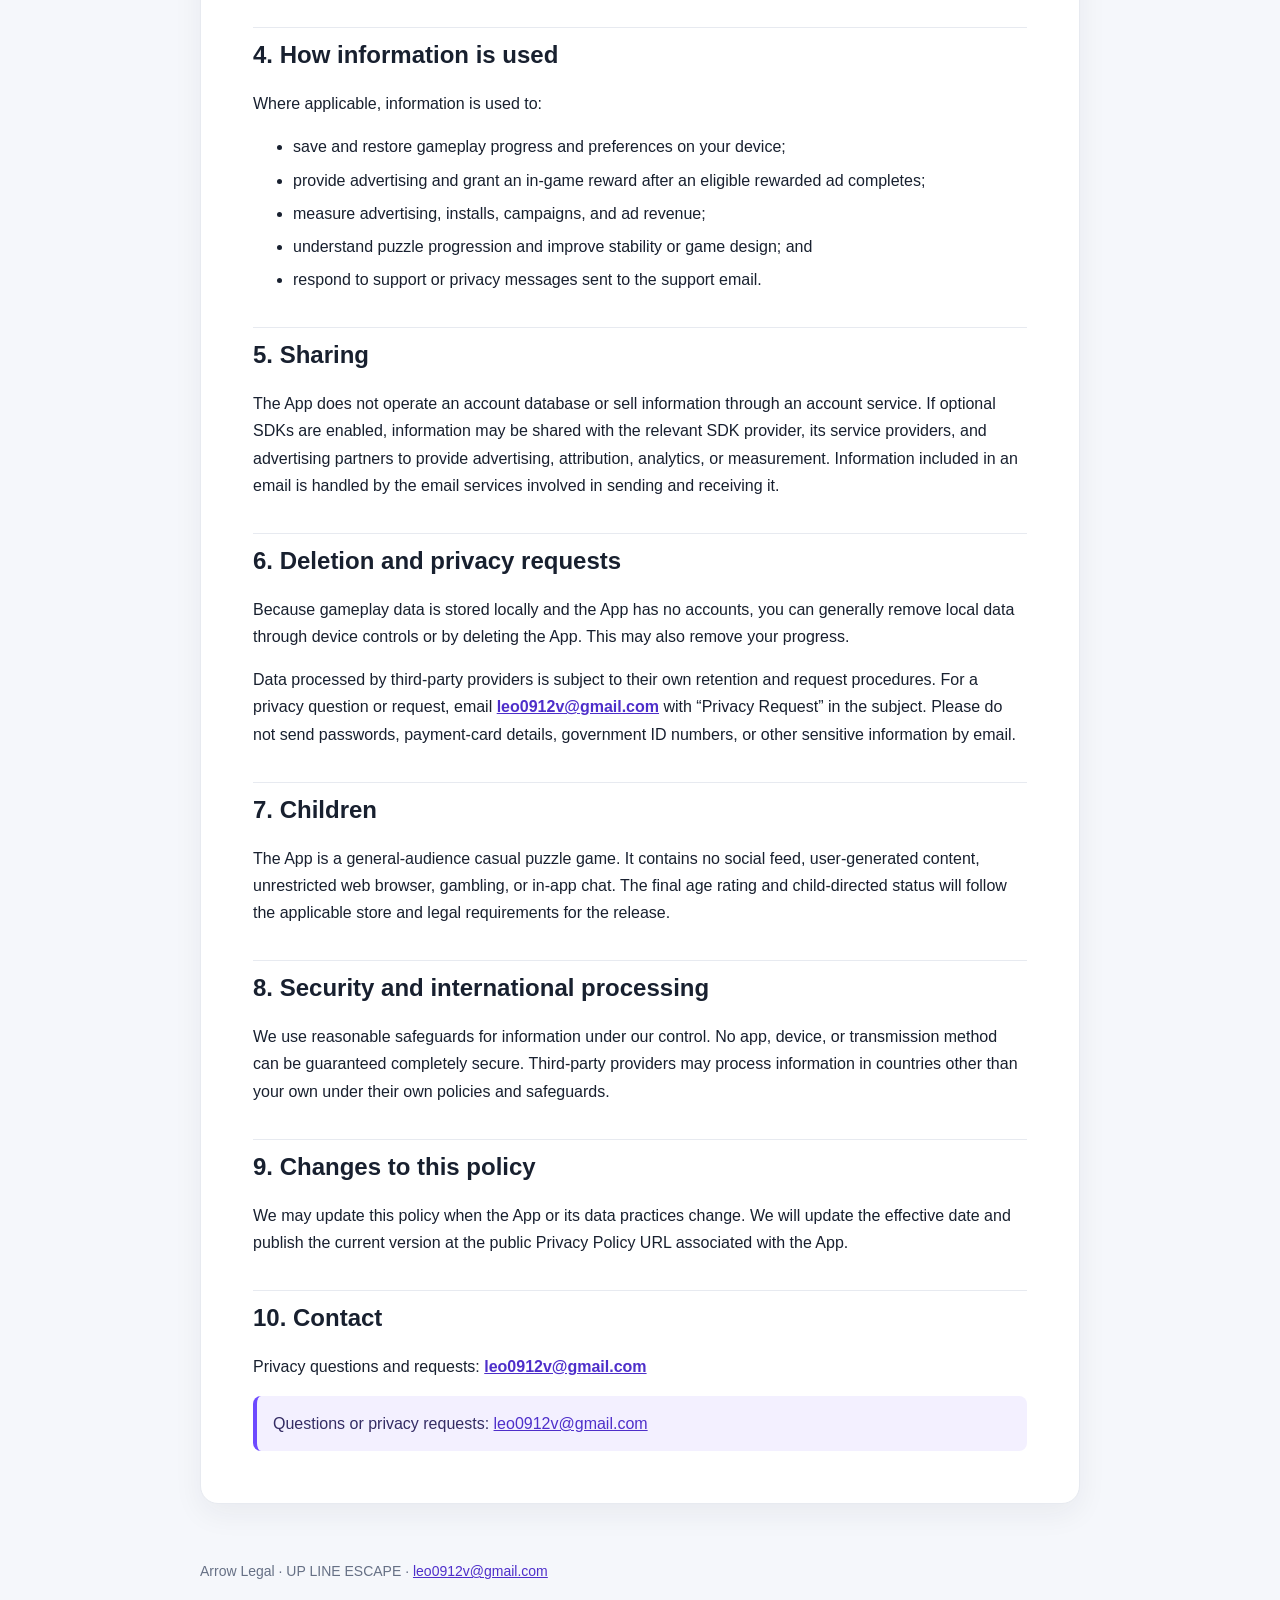
<file: up-line-escape/privacy-policy.html>
<!doctype html>
<html lang="en">
<head>
  <meta charset="utf-8">
  <meta name="viewport" content="width=device-width, initial-scale=1">
  <meta name="description" content="How UP LINE ESCAPE handles local game data, advertising, attribution, and analytics.">
  <title>Privacy Policy · UP LINE ESCAPE</title>
  <link rel="stylesheet" href="../styles.css">
</head>
<body>
  <header class="site-header"><div class="header-inner">
    <a class="back back-light" href="../index.html">← Arrow Legal</a>
    <p class="eyebrow">UP LINE ESCAPE</p>
    <h1>Privacy Policy</h1>
    <p>How the game handles local game data, advertising, attribution, and analytics.</p>
  </div></header>
  <main><article>
<p class="meta">Last updated: October 27, 2026</p>
<h1>Privacy Policy — UP LINE ESCAPE</h1>
<p><strong>Effective date: October 27, 2026</strong></p>
<p>UP LINE ESCAPE (the “App”) is a casual arrow-route puzzle game. For privacy questions or requests, contact <strong><a href="mailto:leo0912v@gmail.com">leo0912v@gmail.com</a></strong>.</p>
<h2>1. Information stored on your device</h2>
<p>The App does not require an account, sign-in, phone number, or registration. Game progress and preferences are stored locally on your device, including campaign levels, daily-challenge progress, awards and trophy progress, hint and Safe Path tool inventories, sound effects, touch feedback, reduced-motion preferences, and other gameplay settings.</p>
<p>The current App does not provide account-based cloud save, account recovery, or an in-app purchase flow. If you delete the App or its local data, or change devices, locally stored progress may not be recoverable.</p>
<h2>2. Advertising, attribution, and analytics</h2>
<p>A particular release may enable optional third-party services. The services used, information processed, and purposes depend on the release build, platform, region, and configuration:</p>
<ul>
<li><strong>AppLovin MAX</strong> may provide advertising, including rewarded video ads where enabled, and may process device or app information, advertising identifiers, IP address, ad requests, impressions, interactions, reward events, and related technical information.</li>
<li><strong>AppsFlyer</strong> may provide install attribution, campaign measurement, session information, and ad-revenue measurement when configured.</li>
<li><strong>GameAnalytics</strong> may receive gameplay progression, advertising, design, and revenue events when enabled.</li>
</ul>
<p>For more information, see the providers’ notices: <a href="https://legal.applovin.com/privacy/">AppLovin Privacy Policy</a>, <a href="https://www.appsflyer.com/legal/services-privacy-policy/">AppsFlyer Services Privacy Policy</a>, and <a href="https://www.gameanalytics.com/trust/privacy-notice">GameAnalytics Privacy Notice</a>.</p>
<h2>3. Tracking permission and choices</h2>
<p>On supported iOS versions, the App may separately request Apple’s App Tracking Transparency authorization before a configured attribution or advertising flow. This request is controlled by iOS and can be changed in iOS Settings. Declining tracking authorization does not prevent local gameplay. Advertising or measurement may still use other signals permitted by the platform and applicable settings.</p>
<p>The integrations that are active depend on the release build and configuration. Information already sent to a provider may remain subject to that provider’s retention and deletion practices.</p>
<h2>4. How information is used</h2>
<p>Where applicable, information is used to:</p>
<ul>
<li>save and restore gameplay progress and preferences on your device;</li>
<li>provide advertising and grant an in-game reward after an eligible rewarded ad completes;</li>
<li>measure advertising, installs, campaigns, and ad revenue;</li>
<li>understand puzzle progression and improve stability or game design; and</li>
<li>respond to support or privacy messages sent to the support email.</li>
</ul>
<h2>5. Sharing</h2>
<p>The App does not operate an account database or sell information through an account service. If optional SDKs are enabled, information may be shared with the relevant SDK provider, its service providers, and advertising partners to provide advertising, attribution, analytics, or measurement. Information included in an email is handled by the email services involved in sending and receiving it.</p>
<h2>6. Deletion and privacy requests</h2>
<p>Because gameplay data is stored locally and the App has no accounts, you can generally remove local data through device controls or by deleting the App. This may also remove your progress.</p>
<p>Data processed by third-party providers is subject to their own retention and request procedures. For a privacy question or request, email <strong><a href="mailto:leo0912v@gmail.com">leo0912v@gmail.com</a></strong> with “Privacy Request” in the subject. Please do not send passwords, payment-card details, government ID numbers, or other sensitive information by email.</p>
<h2>7. Children</h2>
<p>The App is a general-audience casual puzzle game. It contains no social feed, user-generated content, unrestricted web browser, gambling, or in-app chat. The final age rating and child-directed status will follow the applicable store and legal requirements for the release.</p>
<h2>8. Security and international processing</h2>
<p>We use reasonable safeguards for information under our control. No app, device, or transmission method can be guaranteed completely secure. Third-party providers may process information in countries other than your own under their own policies and safeguards.</p>
<h2>9. Changes to this policy</h2>
<p>We may update this policy when the App or its data practices change. We will update the effective date and publish the current version at the public Privacy Policy URL associated with the App.</p>
<h2>10. Contact</h2>
<p>Privacy questions and requests: <strong><a href="mailto:leo0912v@gmail.com">leo0912v@gmail.com</a></strong></p>
    <div class="notice">Questions or privacy requests: <a href="mailto:leo0912v@gmail.com">leo0912v@gmail.com</a></div>
  </article></main>
  <footer>Arrow Legal · UP LINE ESCAPE · <a href="mailto:leo0912v@gmail.com">leo0912v@gmail.com</a></footer>
</body>
</html>
</file>
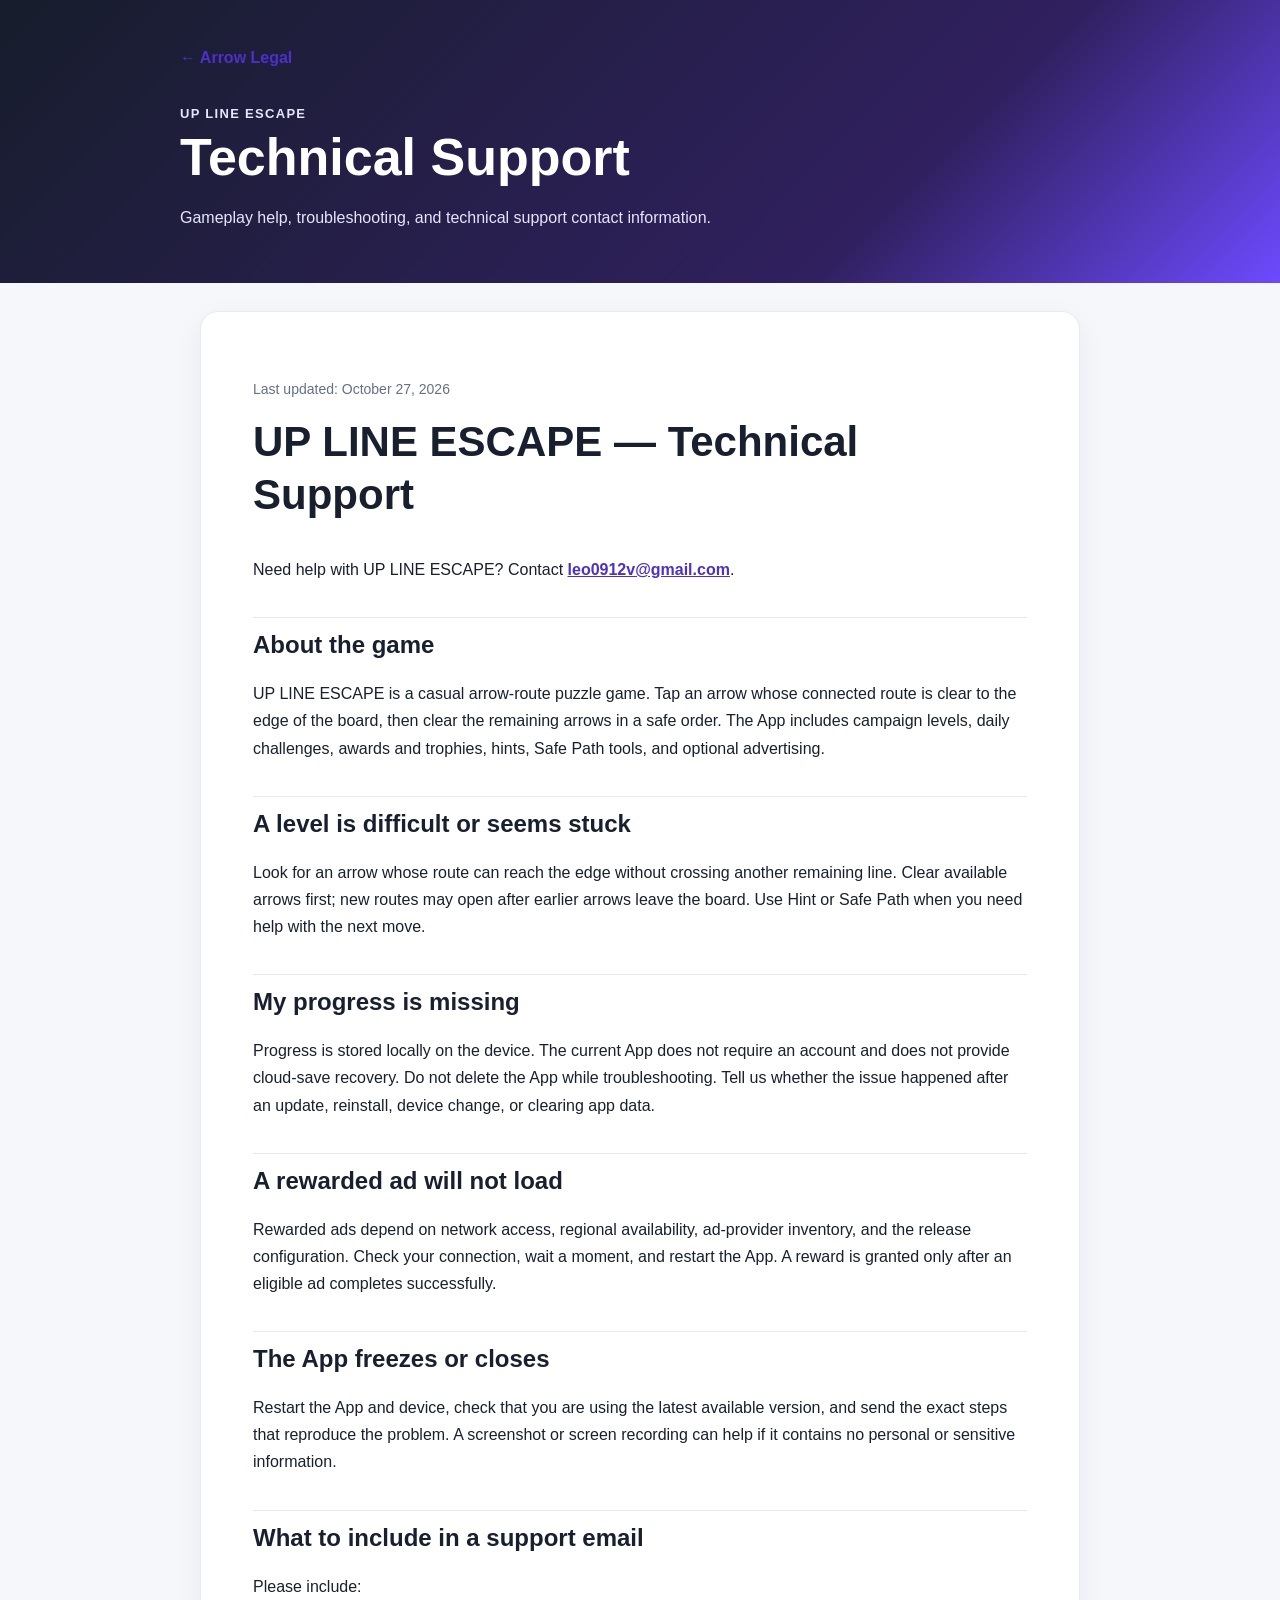
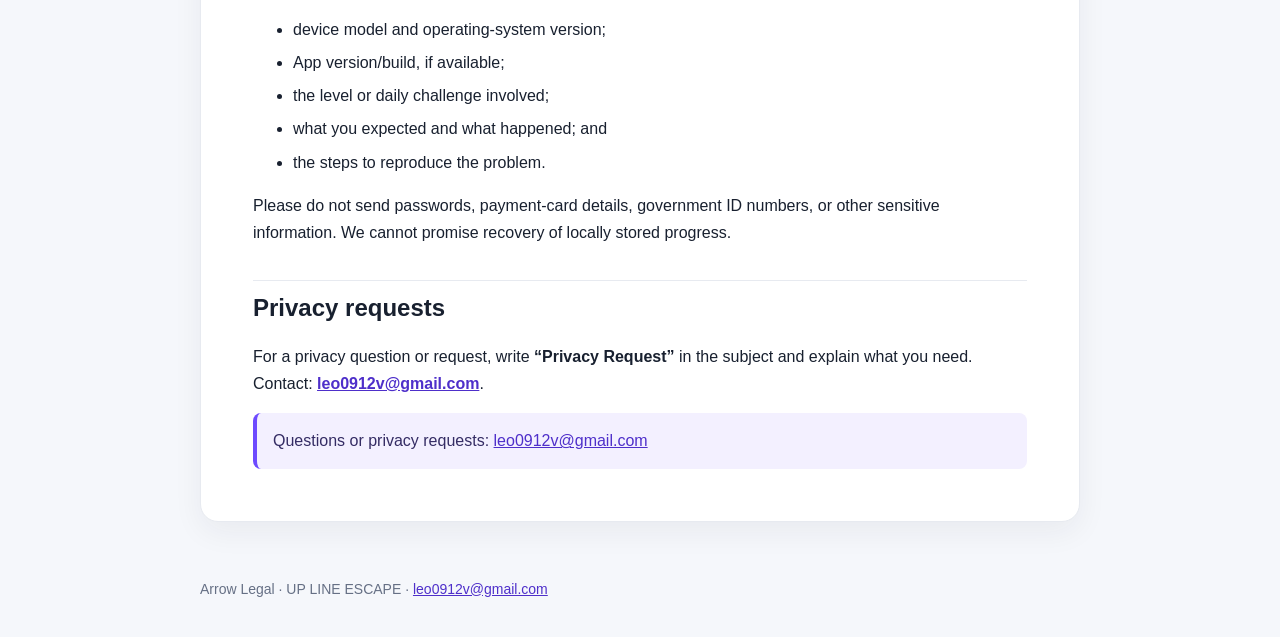
<file: up-line-escape/support.html>
<!doctype html>
<html lang="en">
<head>
  <meta charset="utf-8">
  <meta name="viewport" content="width=device-width, initial-scale=1">
  <meta name="description" content="Gameplay help, troubleshooting, and technical support for UP LINE ESCAPE.">
  <title>Technical Support · UP LINE ESCAPE</title>
  <link rel="stylesheet" href="../styles.css">
</head>
<body>
  <header class="site-header"><div class="header-inner">
    <a class="back back-light" href="../index.html">← Arrow Legal</a>
    <p class="eyebrow">UP LINE ESCAPE</p>
    <h1>Technical Support</h1>
    <p>Gameplay help, troubleshooting, and technical support contact information.</p>
  </div></header>
  <main><article>
<p class="meta">Last updated: October 27, 2026</p>
<h1>UP LINE ESCAPE — Technical Support</h1>
<p>Need help with UP LINE ESCAPE? Contact <strong><a href="mailto:leo0912v@gmail.com">leo0912v@gmail.com</a></strong>.</p>
<h2>About the game</h2>
<p>UP LINE ESCAPE is a casual arrow-route puzzle game. Tap an arrow whose connected route is clear to the edge of the board, then clear the remaining arrows in a safe order. The App includes campaign levels, daily challenges, awards and trophies, hints, Safe Path tools, and optional advertising.</p>
<h2>A level is difficult or seems stuck</h2>
<p>Look for an arrow whose route can reach the edge without crossing another remaining line. Clear available arrows first; new routes may open after earlier arrows leave the board. Use Hint or Safe Path when you need help with the next move.</p>
<h2>My progress is missing</h2>
<p>Progress is stored locally on the device. The current App does not require an account and does not provide cloud-save recovery. Do not delete the App while troubleshooting. Tell us whether the issue happened after an update, reinstall, device change, or clearing app data.</p>
<h2>A rewarded ad will not load</h2>
<p>Rewarded ads depend on network access, regional availability, ad-provider inventory, and the release configuration. Check your connection, wait a moment, and restart the App. A reward is granted only after an eligible ad completes successfully.</p>
<h2>The App freezes or closes</h2>
<p>Restart the App and device, check that you are using the latest available version, and send the exact steps that reproduce the problem. A screenshot or screen recording can help if it contains no personal or sensitive information.</p>
<h2>What to include in a support email</h2>
<p>Please include:</p>
<ul>
<li>device model and operating-system version;</li>
<li>App version/build, if available;</li>
<li>the level or daily challenge involved;</li>
<li>what you expected and what happened; and</li>
<li>the steps to reproduce the problem.</li>
</ul>
<p>Please do not send passwords, payment-card details, government ID numbers, or other sensitive information. We cannot promise recovery of locally stored progress.</p>
<h2>Privacy requests</h2>
<p>For a privacy question or request, write <strong>“Privacy Request”</strong> in the subject and explain what you need. Contact: <strong><a href="mailto:leo0912v@gmail.com">leo0912v@gmail.com</a></strong>.</p>
    <div class="notice">Questions or privacy requests: <a href="mailto:leo0912v@gmail.com">leo0912v@gmail.com</a></div>
  </article></main>
  <footer>Arrow Legal · UP LINE ESCAPE · <a href="mailto:leo0912v@gmail.com">leo0912v@gmail.com</a></footer>
</body>
</html>
</file>
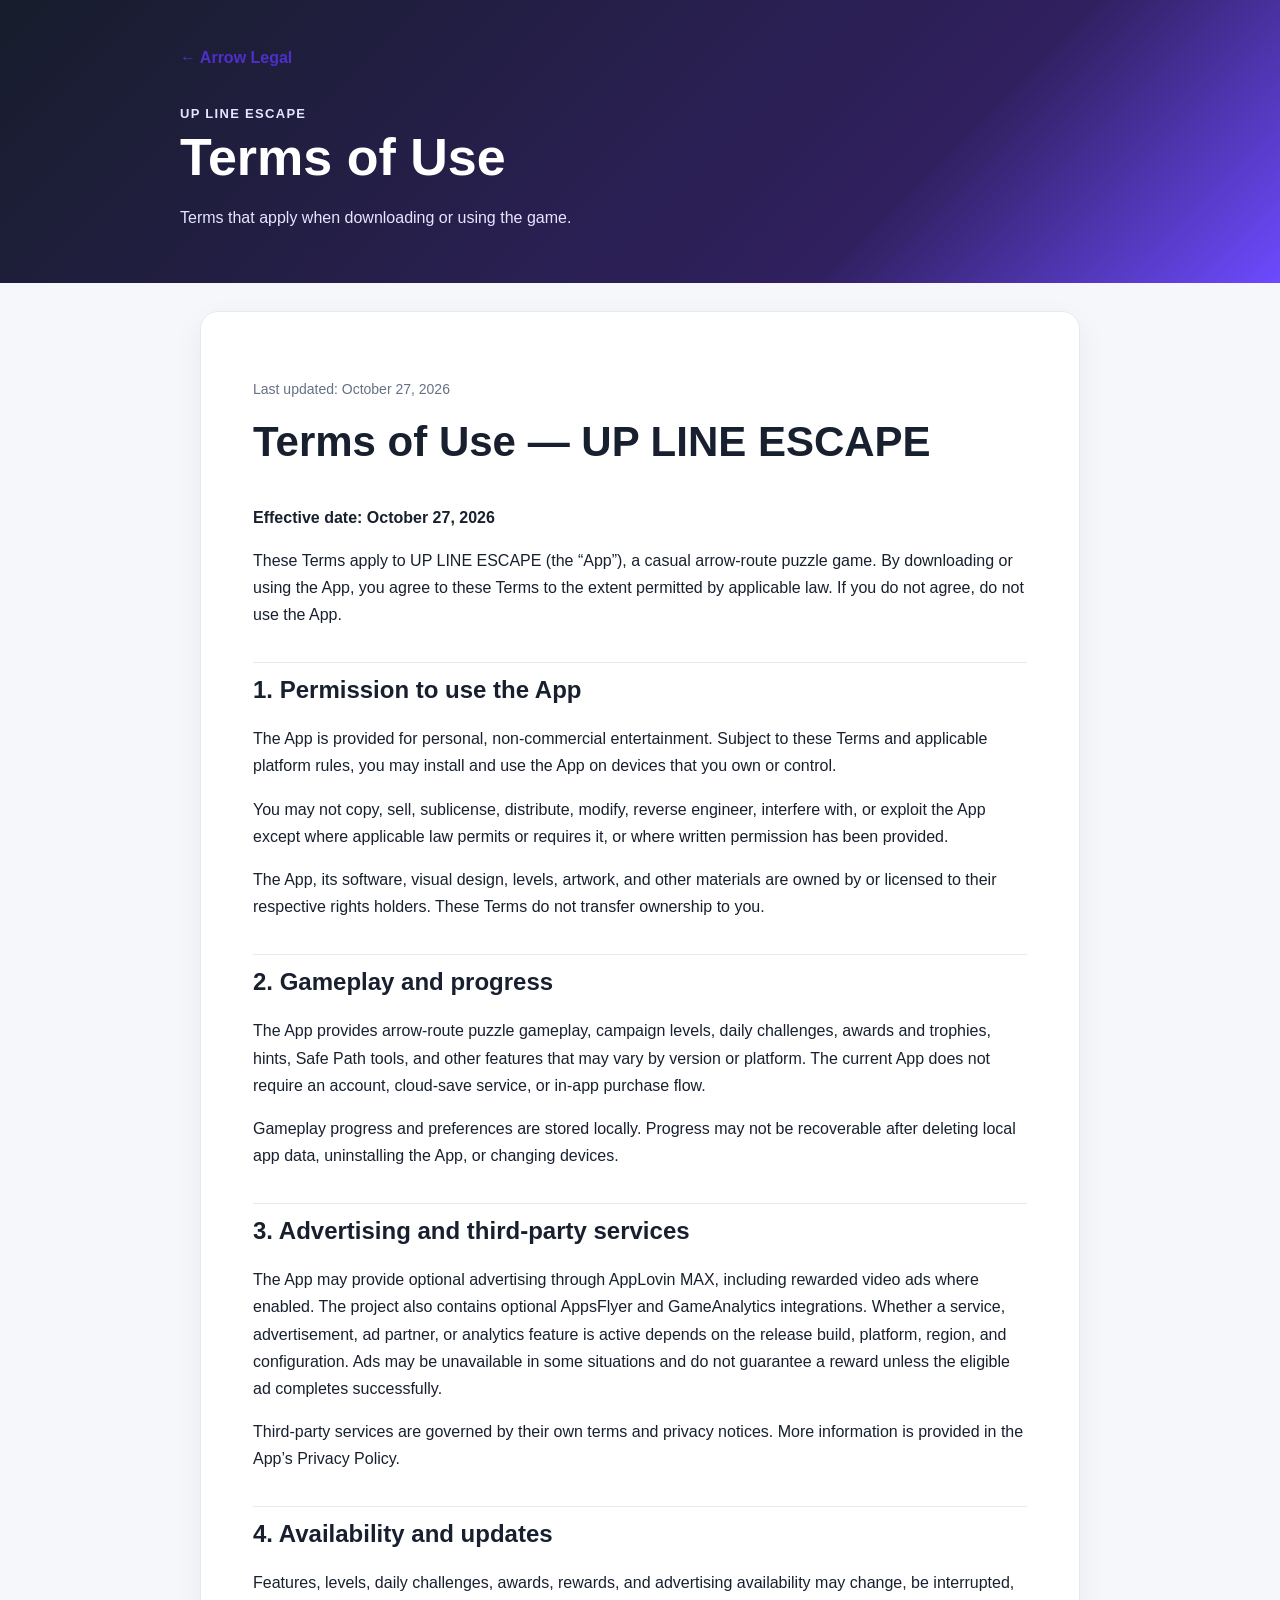
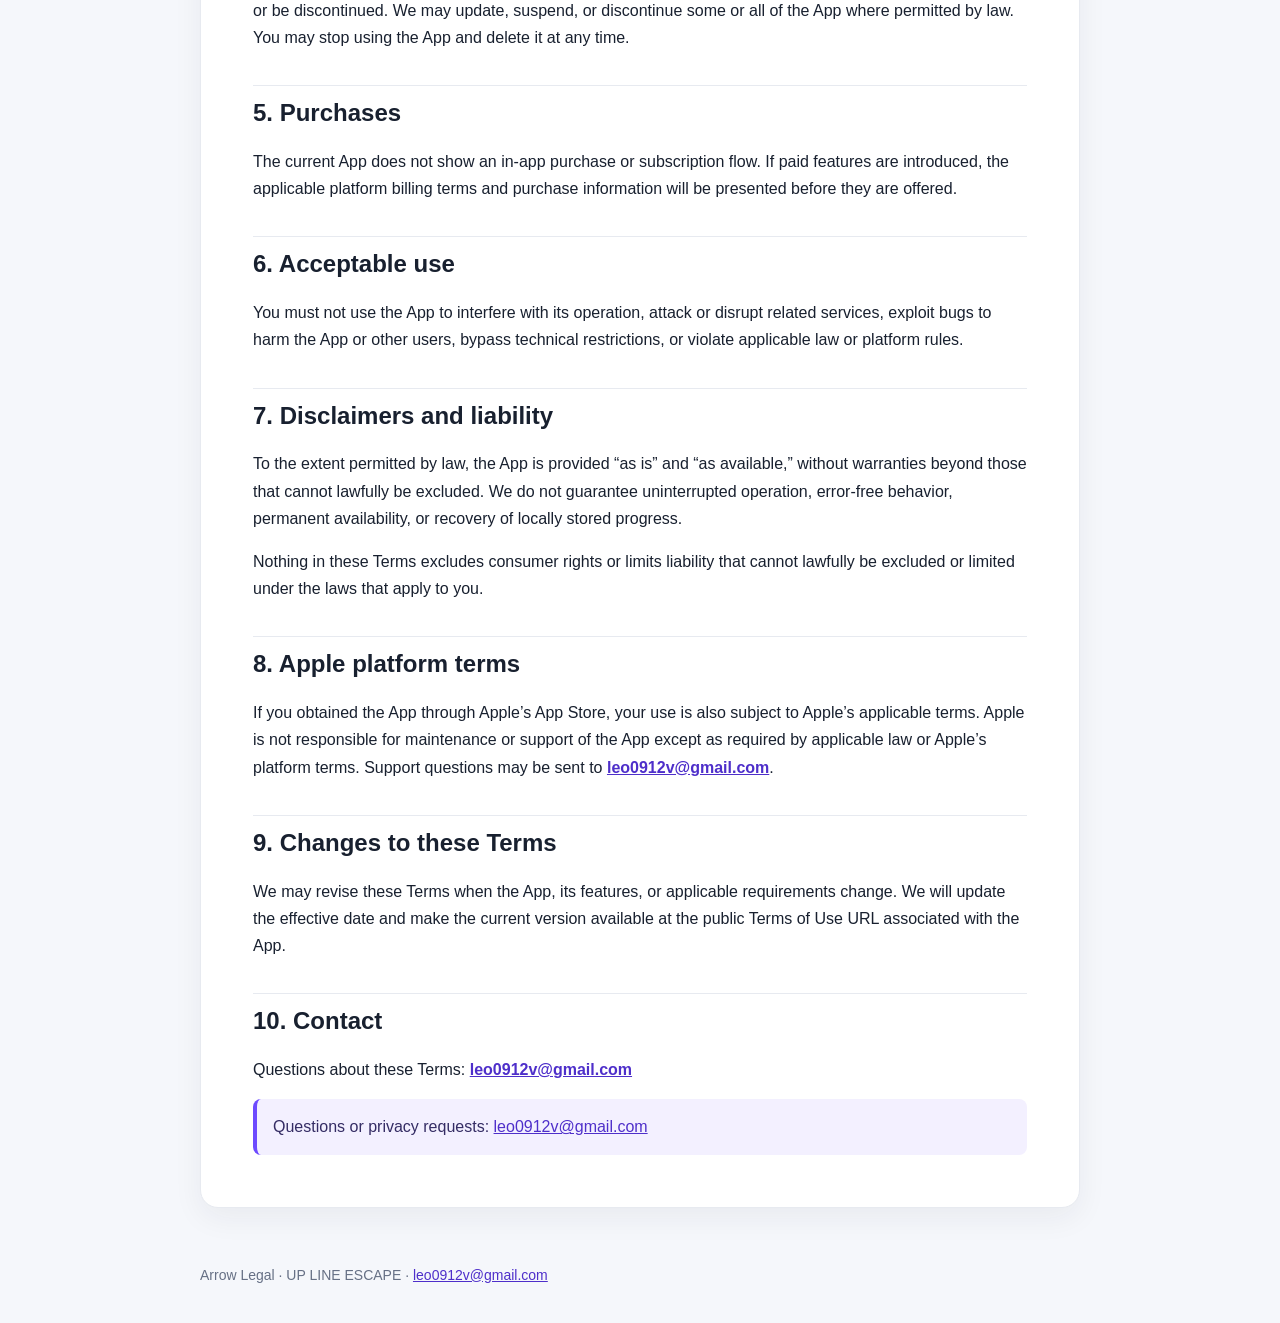
<file: up-line-escape/terms-of-use.html>
<!doctype html>
<html lang="en">
<head>
  <meta charset="utf-8">
  <meta name="viewport" content="width=device-width, initial-scale=1">
  <meta name="description" content="Terms that apply when downloading or using UP LINE ESCAPE.">
  <title>Terms of Use · UP LINE ESCAPE</title>
  <link rel="stylesheet" href="../styles.css">
</head>
<body>
  <header class="site-header"><div class="header-inner">
    <a class="back back-light" href="../index.html">← Arrow Legal</a>
    <p class="eyebrow">UP LINE ESCAPE</p>
    <h1>Terms of Use</h1>
    <p>Terms that apply when downloading or using the game.</p>
  </div></header>
  <main><article>
<p class="meta">Last updated: October 27, 2026</p>
<h1>Terms of Use — UP LINE ESCAPE</h1>
<p><strong>Effective date: October 27, 2026</strong></p>
<p>These Terms apply to UP LINE ESCAPE (the “App”), a casual arrow-route puzzle game. By downloading or using the App, you agree to these Terms to the extent permitted by applicable law. If you do not agree, do not use the App.</p>
<h2>1. Permission to use the App</h2>
<p>The App is provided for personal, non-commercial entertainment. Subject to these Terms and applicable platform rules, you may install and use the App on devices that you own or control.</p>
<p>You may not copy, sell, sublicense, distribute, modify, reverse engineer, interfere with, or exploit the App except where applicable law permits or requires it, or where written permission has been provided.</p>
<p>The App, its software, visual design, levels, artwork, and other materials are owned by or licensed to their respective rights holders. These Terms do not transfer ownership to you.</p>
<h2>2. Gameplay and progress</h2>
<p>The App provides arrow-route puzzle gameplay, campaign levels, daily challenges, awards and trophies, hints, Safe Path tools, and other features that may vary by version or platform. The current App does not require an account, cloud-save service, or in-app purchase flow.</p>
<p>Gameplay progress and preferences are stored locally. Progress may not be recoverable after deleting local app data, uninstalling the App, or changing devices.</p>
<h2>3. Advertising and third-party services</h2>
<p>The App may provide optional advertising through AppLovin MAX, including rewarded video ads where enabled. The project also contains optional AppsFlyer and GameAnalytics integrations. Whether a service, advertisement, ad partner, or analytics feature is active depends on the release build, platform, region, and configuration. Ads may be unavailable in some situations and do not guarantee a reward unless the eligible ad completes successfully.</p>
<p>Third-party services are governed by their own terms and privacy notices. More information is provided in the App’s Privacy Policy.</p>
<h2>4. Availability and updates</h2>
<p>Features, levels, daily challenges, awards, rewards, and advertising availability may change, be interrupted, or be discontinued. We may update, suspend, or discontinue some or all of the App where permitted by law. You may stop using the App and delete it at any time.</p>
<h2>5. Purchases</h2>
<p>The current App does not show an in-app purchase or subscription flow. If paid features are introduced, the applicable platform billing terms and purchase information will be presented before they are offered.</p>
<h2>6. Acceptable use</h2>
<p>You must not use the App to interfere with its operation, attack or disrupt related services, exploit bugs to harm the App or other users, bypass technical restrictions, or violate applicable law or platform rules.</p>
<h2>7. Disclaimers and liability</h2>
<p>To the extent permitted by law, the App is provided “as is” and “as available,” without warranties beyond those that cannot lawfully be excluded. We do not guarantee uninterrupted operation, error-free behavior, permanent availability, or recovery of locally stored progress.</p>
<p>Nothing in these Terms excludes consumer rights or limits liability that cannot lawfully be excluded or limited under the laws that apply to you.</p>
<h2>8. Apple platform terms</h2>
<p>If you obtained the App through Apple’s App Store, your use is also subject to Apple’s applicable terms. Apple is not responsible for maintenance or support of the App except as required by applicable law or Apple’s platform terms. Support questions may be sent to <strong><a href="mailto:leo0912v@gmail.com">leo0912v@gmail.com</a></strong>.</p>
<h2>9. Changes to these Terms</h2>
<p>We may revise these Terms when the App, its features, or applicable requirements change. We will update the effective date and make the current version available at the public Terms of Use URL associated with the App.</p>
<h2>10. Contact</h2>
<p>Questions about these Terms: <strong><a href="mailto:leo0912v@gmail.com">leo0912v@gmail.com</a></strong></p>
    <div class="notice">Questions or privacy requests: <a href="mailto:leo0912v@gmail.com">leo0912v@gmail.com</a></div>
  </article></main>
  <footer>Arrow Legal · UP LINE ESCAPE · <a href="mailto:leo0912v@gmail.com">leo0912v@gmail.com</a></footer>
</body>
</html>
</file>
<file: styles.css>
:root {
  color-scheme: light;
  --ink: #18202f;
  --muted: #667085;
  --line: #e7eaf0;
  --paper: #ffffff;
  --wash: #f5f7fb;
  --accent: #6d4aff;
  --accent-dark: #4e2fca;
}
* { box-sizing: border-box; }
body {
  margin: 0;
  background: var(--wash);
  color: var(--ink);
  font: 16px/1.7 -apple-system, BlinkMacSystemFont, "Segoe UI", sans-serif;
}
a { color: var(--accent-dark); }
.site-header {
  background: linear-gradient(135deg, #171d2c, #30205f 70%, #6d4aff);
  color: white;
  padding: 44px 20px 52px;
}
.header-inner, main, footer { max-width: 920px; margin: 0 auto; }
.eyebrow { margin: 0 0 8px; color: #d9d0ff; font-size: 13px; font-weight: 700; letter-spacing: .1em; text-transform: uppercase; }
h1, h2, h3 { line-height: 1.25; }
.site-header h1 { margin: 0; font-size: clamp(30px, 6vw, 52px); }
.site-header p { max-width: 680px; margin: 14px 0 0; color: #e8e4ff; }
main { padding: 28px 20px 56px; }
.card, article {
  background: var(--paper);
  border: 1px solid var(--line);
  border-radius: 18px;
  box-shadow: 0 10px 30px rgba(31, 35, 51, .06);
}
.card { padding: 26px; margin-bottom: 18px; }
.card h2 { margin-top: 0; }
.card-grid { display: grid; grid-template-columns: repeat(auto-fit, minmax(220px, 1fr)); gap: 14px; }
.card-grid a { display: block; height: 100%; padding: 18px; border: 1px solid var(--line); border-radius: 14px; text-decoration: none; }
.card-grid a:hover { border-color: var(--accent); background: #faf9ff; }
.card-grid strong { display: block; margin-bottom: 5px; color: var(--ink); }
.card-grid span { color: var(--muted); font-size: 14px; }
article { padding: clamp(24px, 5vw, 52px); }
article h1 { margin-top: 0; font-size: clamp(28px, 5vw, 42px); }
article h2 { margin-top: 34px; padding-top: 12px; border-top: 1px solid var(--line); font-size: 24px; }
article h3 { margin-top: 26px; font-size: 19px; }
article li { margin: 6px 0; }
.meta { color: var(--muted); font-size: 14px; }
.notice { padding: 14px 16px; border-left: 4px solid var(--accent); background: #f3f0ff; color: #342c64; border-radius: 8px; }
.back { display: inline-block; margin: 0 0 18px; text-decoration: none; font-weight: 600; }
footer { padding: 0 20px 36px; color: var(--muted); font-size: 14px; }
@media (max-width: 560px) { .site-header { padding: 34px 18px 40px; } main { padding: 20px 14px 42px; } article { padding: 22px 18px; } }
</file>
<file: arrow-puzzle-save-the-animals/styles.css>
:root {
  color-scheme: light;
  --ink: #5f2b16;
  --muted: #87573d;
  --line: #d9b58f;
  --paper: #fffaf1;
  --wash: #e8f3f4;
  --accent: #8a3d1b;
  --accent-dark: #6e2c16;
}
* { box-sizing: border-box; }
body {
  margin: 0;
  background: var(--wash);
  color: var(--ink);
  font: 16px/1.7 -apple-system, BlinkMacSystemFont, "Segoe UI", sans-serif;
}
a { color: var(--accent-dark); }
.site-header {
  background: linear-gradient(135deg, #244c54, #6e2c16 74%, #c77a39);
  color: white;
  padding: 40px 20px 48px;
}
.header-inner, main, footer { max-width: 920px; margin: 0 auto; }
.eyebrow { margin: 0 0 8px; color: #ffe0b8; font-size: 13px; font-weight: 800; letter-spacing: .1em; text-transform: uppercase; }
.site-header h1 { margin: 0; font-size: clamp(30px, 6vw, 52px); line-height: 1.08; }
.site-header p { max-width: 700px; margin: 14px 0 0; color: #fff2df; }
main { padding: 28px 20px 56px; }
.card, article {
  background: var(--paper);
  border: 1px solid var(--line);
  border-radius: 18px;
  box-shadow: 0 10px 30px rgba(65, 37, 20, .08);
}
.card { padding: 26px; margin-bottom: 18px; }
.card h2 { margin-top: 0; }
.card-grid { display: grid; grid-template-columns: repeat(auto-fit, minmax(220px, 1fr)); gap: 14px; }
.card-grid a { display: block; height: 100%; padding: 18px; border: 1px solid var(--line); border-radius: 14px; text-decoration: none; }
.card-grid a:hover { border-color: var(--accent); background: #fff4e3; }
.card-grid strong { display: block; margin-bottom: 5px; color: var(--ink); }
.card-grid span { color: var(--muted); font-size: 14px; }
article { padding: clamp(24px, 5vw, 52px); }
article h1 { margin-top: 0; font-size: clamp(28px, 5vw, 42px); line-height: 1.2; }
article h2 { margin-top: 34px; padding-top: 12px; border-top: 1px solid var(--line); font-size: 24px; line-height: 1.25; }
article li { margin: 6px 0; }
.back { display: inline-block; margin: 0 0 18px; text-decoration: none; font-weight: 700; }
.back-light { color: #fff2df; }
.contact-box { margin-top: 30px; padding: 16px 18px; border-left: 4px solid var(--accent); background: #fff0d8; border-radius: 8px; }
footer { padding: 0 20px 36px; color: var(--muted); font-size: 14px; }
footer a { color: var(--muted); }
@media (max-width: 560px) {
  .site-header { padding: 32px 18px 40px; }
  main { padding: 20px 14px 42px; }
  article { padding: 22px 18px; }
}
</file>
<file: meowline-island-escape/styles.css>
:root {
  color-scheme: light;
  --ink: #174452;
  --muted: #587681;
  --line: #d7e5df;
  --paper: #fffdf5;
  --wash: #e8f5f4;
  --accent: #167a91;
  --accent-dark: #115d72;
}
* { box-sizing: border-box; }
body {
  margin: 0;
  background: var(--wash);
  color: var(--ink);
  font: 16px/1.7 -apple-system, BlinkMacSystemFont, "Segoe UI", sans-serif;
}
a { color: var(--accent-dark); }
.site-header {
  background: linear-gradient(135deg, #145a69, #087b91 68%, #d19a42);
  color: white;
  padding: 40px 20px 48px;
}
.header-inner, main, footer { max-width: 920px; margin: 0 auto; }
.eyebrow { margin: 0 0 8px; color: #d9f4ed; font-size: 13px; font-weight: 800; letter-spacing: .1em; text-transform: uppercase; }
.site-header h1 { margin: 0; font-size: clamp(30px, 6vw, 52px); line-height: 1.08; }
.site-header p { max-width: 700px; margin: 14px 0 0; color: #e4f8f4; }
main { padding: 28px 20px 56px; }
article {
  background: var(--paper);
  border: 1px solid var(--line);
  border-radius: 18px;
  box-shadow: 0 10px 30px rgba(20, 72, 80, .08);
  padding: clamp(24px, 5vw, 52px);
}
article h1 { margin-top: 0; font-size: clamp(28px, 5vw, 42px); line-height: 1.2; }
article h2 { margin-top: 34px; padding-top: 12px; border-top: 1px solid var(--line); font-size: 24px; line-height: 1.25; }
article h3 { margin-top: 26px; font-size: 19px; line-height: 1.3; }
article li { margin: 6px 0; }
.meta { color: var(--muted); font-size: 14px; }
.back { display: inline-block; margin: 0 0 18px; text-decoration: none; font-weight: 700; }
.back-light { color: #e4f8f4; }
.contact-box { margin-top: 30px; padding: 16px 18px; border-left: 4px solid var(--accent); background: #e9f5f1; border-radius: 8px; }
footer { padding: 0 20px 36px; color: var(--muted); font-size: 14px; }
footer a { color: var(--muted); }
@media (max-width: 560px) {
  .site-header { padding: 32px 18px 40px; }
  main { padding: 20px 14px 42px; }
  article { padding: 22px 18px; }
}
</file>
